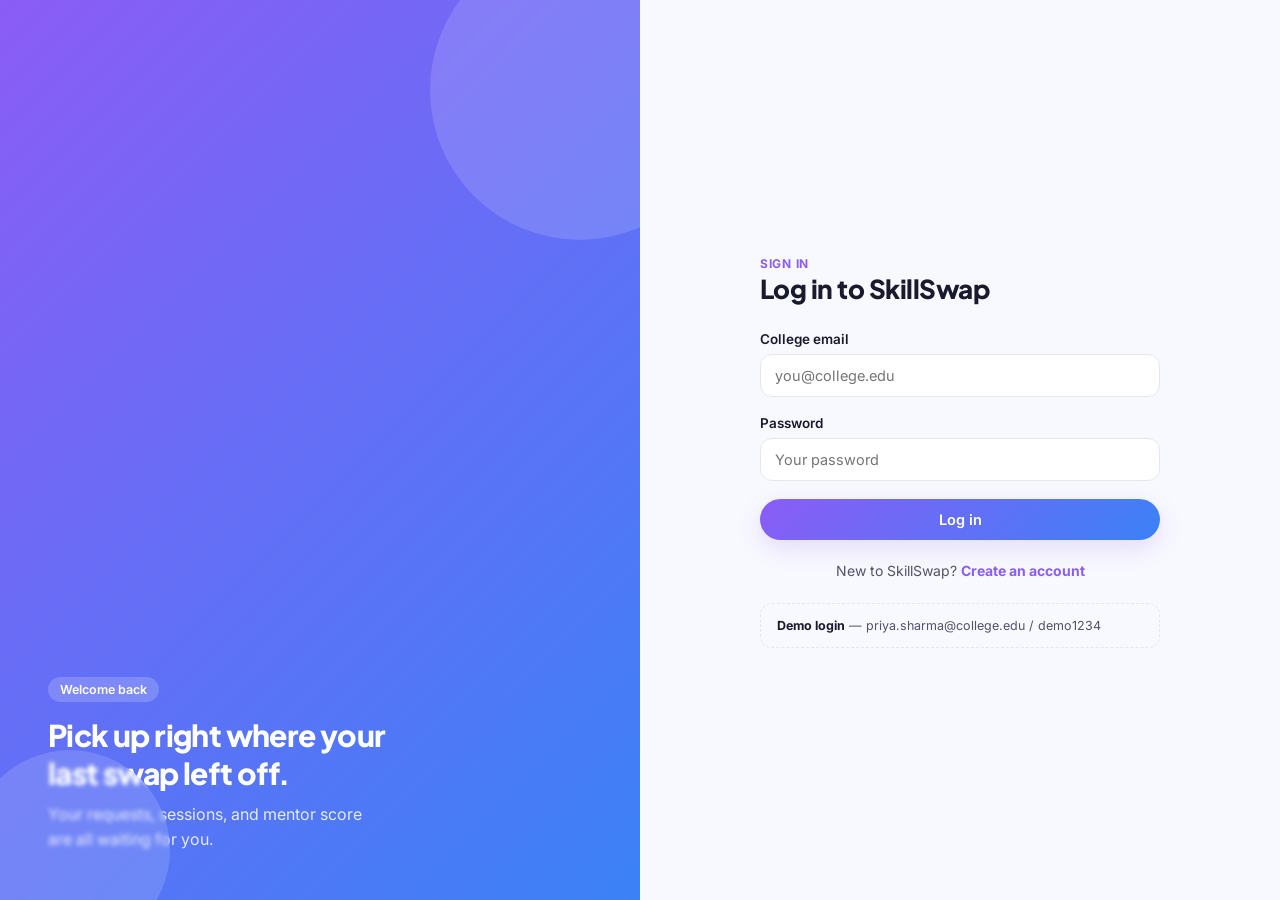
<file: index.html>
<!DOCTYPE html>
<html lang="en">
<head>
<meta charset="UTF-8">
<meta name="viewport" content="width=device-width, initial-scale=1.0">
<title>SkillSwap</title>
<link rel="stylesheet" href="shared/shared.css">
<style>
  body { display:flex; align-items:center; justify-content:center; min-height:100vh; }
  .loader { text-align:center; }
  .brand__mark { width:56px;height:56px;border-radius:16px;margin:0 auto 14px; font-size:26px; }
</style>
</head>
<body>
  <div class="loader">
    <div class="brand__mark" style="display:flex;align-items:center;justify-content:center;background:var(--gradient-primary);color:#fff;">S</div>
    <p style="color:var(--ink-soft);">Loading SkillSwap…</p>
  </div>
  <script src="shared/app.js"></script>
  <script>
    const user = db.currentUser();
    window.location.href = user ? 'dashboard/index.html' : 'login/index.html';
  </script>
</body>
</html>
</file>
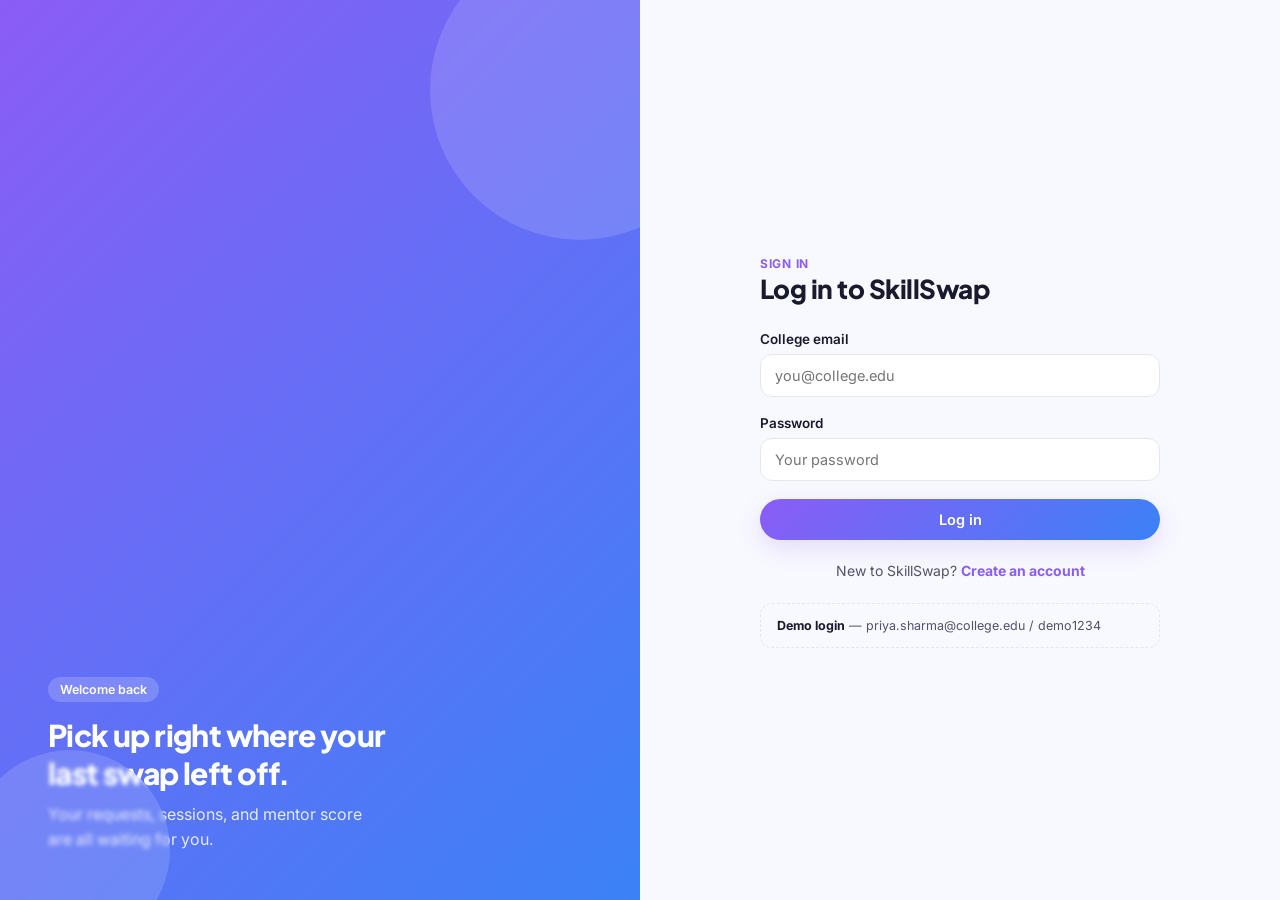
<file: admin/index.html>
<!DOCTYPE html>
<html lang="en">
<head>
<meta charset="UTF-8">
<meta name="viewport" content="width=device-width, initial-scale=1.0">
<title>Admin · SkillSwap</title>
<link rel="stylesheet" href="../shared/shared.css">
<style>
  .admin-stat { text-align:center; padding: 20px; }
  .admin-stat b { display:block; font-family:var(--font-display); font-size:28px; }
  .admin-stat span { font-size:12.5px; color:var(--ink-soft); }
  table { width:100%; border-collapse: collapse; }
  th, td { text-align:left; padding: 12px 10px; font-size:13.5px; border-bottom: 1px solid var(--border); }
  th { color: var(--ink-soft); font-weight:600; font-size:12px; text-transform:uppercase; letter-spacing:.04em; }
</style>
</head>
<body class="page">

<main style="padding: 28px 0 60px;">
  <div class="container">
    <span class="eyebrow">Moderation</span>
    <h1 class="section-title" style="font-size:26px;margin-top:6px;">Admin Dashboard</h1>
    <p class="section-sub">Platform health, users, and dispute resolution.</p>

    <div class="grid grid-3" id="adminStats" style="margin-bottom:24px;"></div>

    <div class="card">
      <h3 class="section-title" style="font-size:16px;margin-bottom:10px;">All users</h3>
      <div style="overflow-x:auto;">
        <table>
          <thead><tr><th>Name</th><th>Department</th><th>Mentor score</th><th>Sessions</th><th>Status</th></tr></thead>
          <tbody id="userRows"></tbody>
        </table>
      </div>
    </div>
  </div>
</main>

<script src="../shared/app.js"></script>
<script>
  const user = requireAuthOrRedirect();
  if (user) { renderNavbar(''); load(); }

  async function load() {
    const users = await db.getLeaderboard();
    const requests = await (async () => {
      let all = [];
      for (const u of users) { const r = await db.getRequestsFor(u.id); all.push(...r.outgoing); }
      return all;
    })();

    document.getElementById('adminStats').innerHTML = [
      { v: users.length, l: 'Total students' },
      { v: requests.length, l: 'Total requests' },
      { v: requests.filter(r => r.status === 'pending').length, l: 'Pending disputes/reviews' }
    ].map(s => `<div class="card admin-stat"><b>${s.v}</b><span>${s.l}</span></div>`).join('');

    document.getElementById('userRows').innerHTML = users.map(u => `
      <tr>
        <td style="font-weight:600;">${u.name}</td>
        <td>${u.dept}</td>
        <td>★ ${u.mentorScore || '—'}</td>
        <td>${u.sessionsCount}</td>
        <td><span class="pill pill-emerald">Active</span></td>
      </tr>`).join('');
  }
</script>
</body>
</html>
</file>
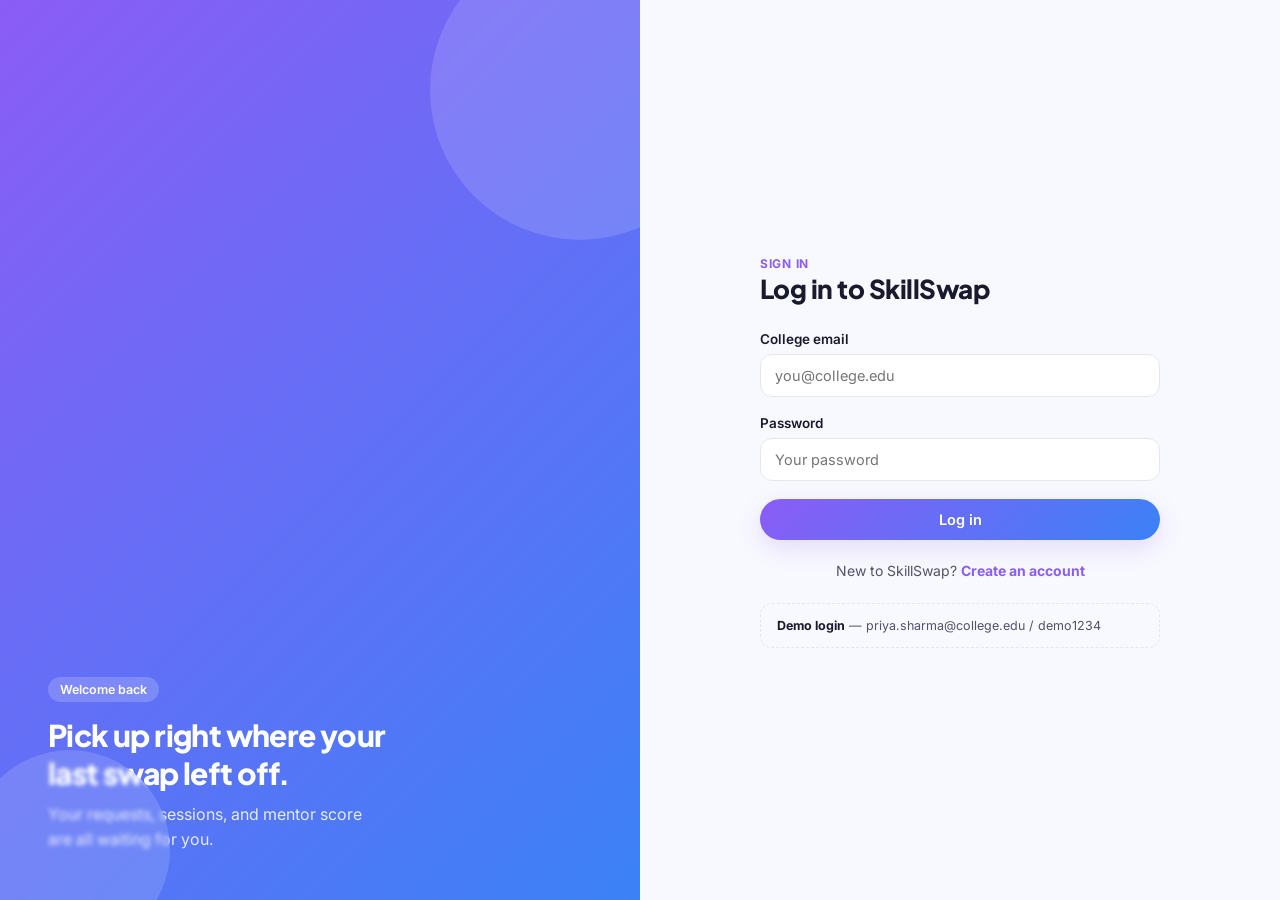
<file: book-session/index.html>
<!DOCTYPE html>
<html lang="en">
<head>
<meta charset="UTF-8">
<meta name="viewport" content="width=device-width, initial-scale=1.0">
<title>Book a Session · SkillSwap</title>
<link rel="stylesheet" href="../shared/shared.css">
<style>
  .booking-layout { display: grid; grid-template-columns: 1.4fr 1fr; gap: 24px; align-items: start; }
  @media (max-width: 960px) { .booking-layout { grid-template-columns: 1fr; } }

  /* Selection carousel / cards */
  .exchange-selector { display: flex; flex-direction: column; gap: 10px; margin-bottom: 22px; }
  .exchange-card {
    display: flex; align-items: center; justify-content: space-between;
    padding: 14px 18px; border-radius: var(--r-md); border: 2px solid var(--border);
    background: #fff; cursor: pointer; transition: all .18s ease;
  }
  .exchange-card:hover { border-color: #c7b3fb; background: #faf9ff; }
  .exchange-card.active { border-color: var(--violet); background: #f6f1ff; box-shadow: var(--shadow-soft); }

  /* Summary header banner */
  .partner-banner {
    display: flex; align-items: center; justify-content: space-between; gap: 14px;
    padding: 16px 20px; background: linear-gradient(135deg, #f6f1ff 0%, #eef4ff 100%);
    border: 1px solid #dfd6ff; border-radius: var(--r-md); margin-bottom: 22px;
  }

  /* Quick pick chips */
  .chips-row { display: flex; flex-wrap: wrap; gap: 8px; margin-top: 8px; }
  .chip-btn {
    border: 1.5px solid var(--border); background: #fff; padding: 6px 14px;
    border-radius: var(--r-pill); font-size: 12.5px; font-weight: 600; color: var(--ink-soft);
    cursor: pointer; transition: all .15s ease;
  }
  .chip-btn:hover { border-color: var(--violet); color: var(--violet); background: var(--bg-soft); }
  .chip-btn.active { border-color: var(--violet); background: var(--violet); color: #fff; }

  /* Platform grid */
  .platform-grid { display: grid; grid-template-columns: repeat(auto-fill, minmax(130px, 1fr)); gap: 10px; margin-top: 6px; }
  .platform-opt {
    border: 1.5px solid var(--border); border-radius: var(--r-md); padding: 12px 10px;
    text-align: center; cursor: pointer; font-weight: 600; font-size: 13px; color: var(--ink-soft);
    background: #fff; transition: all .15s ease; display: flex; flex-direction: column; align-items: center; gap: 4px;
  }
  .platform-opt:hover { border-color: #c7b3fb; background: var(--bg-soft); }
  .platform-opt.active { border-color: var(--violet); background: #f6f1ff; color: var(--violet); box-shadow: 0 0 0 2px rgba(139, 92, 246, 0.2); }

  /* Session items in sidebar */
  .sidebar-session {
    padding: 16px; border: 1.5px solid var(--border); border-radius: var(--r-md);
    background: #fff; margin-bottom: 12px; transition: transform .15s ease, box-shadow .15s ease;
  }
  .sidebar-session:hover { transform: translateY(-2px); box-shadow: var(--shadow-soft); }
  .sidebar-session__meta { font-size: 12.5px; color: var(--ink-soft); margin-top: 6px; display: flex; flex-direction: column; gap: 4px; }
</style>
</head>
<body class="page">

<main style="padding: 28px 0 60px;">
  <div class="container">
    <div style="margin-bottom: 24px;">
      <span class="eyebrow">Schedule & Connect</span>
      <h1 class="section-title" style="font-size:28px;margin-top:6px;">Book a Learning Session</h1>
      <p class="section-sub">Lock in a date, time, and platform for your accepted skill exchange.</p>
    </div>

    <!-- Empty State: When no accepted requests exist -->
    <div class="card empty-state" id="noExchangesCard" style="display:none;max-width:640px;margin:30px auto;padding:48px 30px;">
      <div class="empty-state__icon">🤝</div>
      <h3 style="font-size:20px;margin-bottom:8px;">No Accepted Exchanges Found</h3>
      <p style="font-size:14px;color:var(--ink-soft);max-width:440px;margin:0 auto 20px;">
        SkillSwap sessions are booked after an exchange request is accepted by either student. Start by finding a skill or checking your requests.
      </p>
      <div style="display:flex;gap:12px;justify-content:center;flex-wrap:wrap;">
        <a href="../search-skills/index.html" class="btn btn-primary btn-sm">Find Skills to Request</a>
        <a href="../exchange-requests/index.html" class="btn btn-secondary btn-sm">Check Requests Inbox</a>
      </div>
    </div>

    <!-- Main Two-Column Layout -->
    <div class="booking-layout" id="bookingMainLayout" style="display:none;">

      <!-- Left Column: Form & Selection -->
      <div>
        <!-- Exchange Selector (when multiple accepted exchanges exist) -->
        <div id="exchangeSelectorBox" style="display:none;margin-bottom:20px;">
          <label style="font-weight:700;font-size:14px;margin-bottom:10px;display:block;">
            Select Accepted Exchange to Schedule:
          </label>
          <div class="exchange-selector" id="exchangeCardsList"></div>
        </div>

        <!-- Selected Partner Banner -->
        <div class="partner-banner" id="partnerBanner">
          <div style="display:flex;align-items:center;gap:14px;">
            <div class="avatar" id="bannerAvatar" style="width:48px;height:48px;font-size:16px;">--</div>
            <div>
              <div style="font-weight:800;font-size:16px;" id="bannerPartnerName">Loading...</div>
              <div style="font-size:13px;color:var(--ink-soft);margin-top:2px;">
                Skill: <b style="color:var(--violet);" id="bannerSkillName">--</b>
              </div>
            </div>
          </div>
          <div style="text-align:right;">
            <span class="pill pill-emerald" id="bannerDirection">1-on-1 Swap</span>
            <div style="font-size:12px;color:var(--ink-faint);margin-top:4px;" id="bannerScore">★ Rating --</div>
          </div>
        </div>

        <!-- Notification if session is already scheduled for this request -->
        <div id="rescheduleAlert" style="display:none;background:#eef6ff;border:1.5px solid #bdd7ff;border-radius:var(--r-md);padding:12px 16px;margin-bottom:20px;font-size:13.5px;color:var(--royal-blue);">
          <b>ℹ️ Session already scheduled for this swap:</b>
          <div id="rescheduleDetails" style="margin-top:4px;color:var(--ink);font-weight:600;"></div>
          <div style="font-size:12px;color:var(--ink-soft);margin-top:2px;">Choosing a new date/time below will reschedule this session.</div>
        </div>

        <!-- Booking Form -->
        <form class="card" id="bookingForm" style="box-shadow:var(--shadow-soft);">
          <h3 class="section-title" style="font-size:18px;margin-bottom:18px;">Meeting Details</h3>

          <!-- Date field -->
          <div class="field">
            <label for="bookDate">1. Date</label>
            <input type="date" id="bookDate" required>
            <div class="chips-row" id="dateChips">
              <button type="button" class="chip-btn" data-offset="0">Today</button>
              <button type="button" class="chip-btn active" data-offset="1">Tomorrow</button>
              <button type="button" class="chip-btn" data-offset="2">In 2 Days</button>
              <button type="button" class="chip-btn" data-offset="weekend">This Weekend</button>
            </div>
            <p class="error-message" id="err-date">⚠ Please pick a valid meeting date.</p>
          </div>

          <!-- Time & Duration field -->
          <div class="field-row">
            <div class="field">
              <label for="bookTime">2. Start Time</label>
              <input type="time" id="bookTime" value="16:00" required>
              <div class="chips-row" id="timeChips">
                <button type="button" class="chip-btn" data-time="10:00">10:00 AM</button>
                <button type="button" class="chip-btn" data-time="14:00">2:00 PM</button>
                <button type="button" class="chip-btn active" data-time="16:00">4:00 PM</button>
                <button type="button" class="chip-btn" data-time="18:00">6:00 PM</button>
              </div>
              <p class="error-message" id="err-time">⚠ Please pick a meeting time.</p>
            </div>

            <div class="field">
              <label>3. Duration</label>
              <div class="chips-row" id="durationChips" style="margin-top:0;">
                <button type="button" class="chip-btn" data-dur="30 mins">30 mins</button>
                <button type="button" class="chip-btn active" data-dur="45 mins">45 mins</button>
                <button type="button" class="chip-btn" data-dur="60 mins">60 mins</button>
              </div>
              <div class="hint" style="margin-top:14px;">Recommended for peer swaps: 45 mins.</div>
            </div>
          </div>

          <!-- Platform field -->
          <div class="field" style="margin-top:10px;">
            <label>4. Platform / Meeting Location</label>
            <div class="platform-grid" id="platformGrid">
              <div class="platform-opt active" data-p="Google Meet">
                <span style="font-size:18px;">🎥</span> Google Meet
              </div>
              <div class="platform-opt" data-p="Zoom">
                <span style="font-size:18px;">💻</span> Zoom
              </div>
              <div class="platform-opt" data-p="Microsoft Teams">
                <span style="font-size:18px;">👥</span> MS Teams
              </div>
              <div class="platform-opt" data-p="Campus Library">
                <span style="font-size:18px;">📚</span> Campus Library
              </div>
              <div class="platform-opt" data-p="Discord">
                <span style="font-size:18px;">🎧</span> Discord
              </div>
            </div>
          </div>

          <!-- Meeting Link / Specific Location -->
          <div class="field">
            <label for="meetingLocation">5. Meeting Link or Exact Room Location</label>
            <div style="display:flex;gap:8px;">
              <input type="text" id="meetingLocation" placeholder="https://meet.google.com/new" value="https://meet.google.com/new">
              <button type="button" class="btn btn-secondary btn-sm" id="genLinkBtn" style="white-space:nowrap;" title="Generate quick Google Meet link">
                ⚡ Auto-link
              </button>
            </div>
            <div class="hint" id="locHint">Online link or campus building/room for your session.</div>
          </div>

          <!-- Notes / Agenda -->
          <div class="field">
            <label for="sessionAgenda">6. Session Agenda or Questions (Optional)</label>
            <textarea id="sessionAgenda" rows="2" placeholder="e.g. Let's cover async/await, review my project repository, and do live debugging."></textarea>
          </div>

          <!-- Submit Button -->
          <button type="submit" class="btn btn-primary btn-block" id="submitBookingBtn" style="padding:14px 24px;font-size:15px;margin-top:8px;">
            📅 Confirm & Schedule Session
          </button>
        </form>
      </div>

      <!-- Right Column: Booked Sessions & Quick Tips -->
      <div>
        <div class="card" style="box-shadow:var(--shadow-soft);">
          <div style="display:flex;justify-content:space-between;align-items:center;margin-bottom:14px;">
            <h3 class="section-title" style="font-size:18px;margin-bottom:0;">Your Booked Sessions</h3>
            <span class="tab-badge" id="bookedCountBadge">0</span>
          </div>
          <p class="section-sub" style="font-size:13px;margin-bottom:16px;">Scheduled peer learning sessions.</p>

          <div id="bookedSessionsList">
            <div class="empty-state" style="padding:24px 10px;">
              <div class="empty-state__icon" style="font-size:28px;">🗓️</div>
              <p style="font-size:13.5px;">No booked sessions yet.</p>
            </div>
          </div>
        </div>

        <!-- SkillSwap Meeting Tips -->
        <div class="card" style="margin-top:18px;background:var(--bg-soft);border:1px dashed #d1c8f5;">
          <h4 style="font-size:15px;color:var(--violet);margin-bottom:10px;display:flex;align-items:center;gap:6px;">
            💡 Quick Tips for Successful Swaps
          </h4>
          <ul style="margin:0;padding-left:18px;font-size:13px;color:var(--ink-soft);line-height:1.6;">
            <li>Prepare 2-3 specific questions or topics in advance.</li>
            <li>Test your camera and microphone 5 minutes before start.</li>
            <li>After the session ends, don't forget to submit a peer rating to boost your mentor's campus score!</li>
          </ul>
        </div>
      </div>

    </div>
  </div>
</main>

<script src="../shared/app.js"></script>
<script>
  const user = requireAuthOrRedirect();
  let acceptedRequests = [];
  let userSessions = [];
  let selectedRequest = null;
  let selectedPlatform = 'Google Meet';
  let selectedDuration = '45 mins';

  if (user) {
    renderNavbar('/book-session/index.html');
    init();
    setupEventHandlers();
  }

  async function init() {
    try {
      const [reqData, sessData] = await Promise.all([
        db.getRequestsFor(user.id),
        db.getSessionsFor(user.id)
      ]);

      userSessions = sessData || [];
      const allReqs = [...(reqData.incoming || []), ...(reqData.outgoing || [])];
      
      // Filter unique accepted requests
      const seen = new Set();
      acceptedRequests = allReqs.filter(r => {
        if (r.status === 'accepted' && !seen.has(r.id)) {
          seen.add(r.id);
          return true;
        }
        return false;
      });

      renderBookedSessions();

      if (acceptedRequests.length === 0) {
        document.getElementById('noExchangesCard').style.display = 'block';
        document.getElementById('bookingMainLayout').style.display = 'none';
        return;
      }

      document.getElementById('noExchangesCard').style.display = 'none';
      document.getElementById('bookingMainLayout').style.display = 'grid';

      // Determine initial selected request
      const urlParams = new URLSearchParams(window.location.search);
      const reqIdParam = urlParams.get('requestId');
      if (reqIdParam) {
        selectedRequest = acceptedRequests.find(r => r.id === reqIdParam) || acceptedRequests[0];
      } else {
        selectedRequest = acceptedRequests[0];
      }

      // Render exchange selector if multiple exist
      if (acceptedRequests.length > 1) {
        renderExchangeSelector();
        document.getElementById('exchangeSelectorBox').style.display = 'block';
      } else {
        document.getElementById('exchangeSelectorBox').style.display = 'none';
      }

      selectRequest(selectedRequest);

      // Default date to tomorrow
      const tomorrow = new Date();
      tomorrow.setDate(tomorrow.getDate() + 1);
      const tomorrowStr = tomorrow.toISOString().split('T')[0];
      const todayStr = new Date().toISOString().split('T')[0];
      const dateInput = document.getElementById('bookDate');
      dateInput.min = todayStr;
      dateInput.value = tomorrowStr;

    } catch (err) {
      console.error('Error initializing booking page:', err);
      toast('Failed to load exchange details.', 'error');
    }
  }

  function getPartner(r) {
    if (!r) return null;
    return r.toUserId === user.id ? r.fromUser : r.toUser;
  }

  function selectRequest(r) {
    selectedRequest = r;
    const partner = getPartner(r);
    const initials = partner && partner.name ? partner.name.split(' ').map(p=>p[0]).join('').slice(0,2).toUpperCase() : '?';

    document.getElementById('bannerAvatar').textContent = initials;
    document.getElementById('bannerPartnerName').textContent = partner?.name || 'SkillSwap Member';
    document.getElementById('bannerSkillName').textContent = r.skillName;
    document.getElementById('bannerDirection').textContent = r.toUserId === user.id ? 'Teaching / Mentor' : 'Learning from Partner';
    document.getElementById('bannerScore').textContent = '★ ' + (partner?.mentorScore ? partner.mentorScore.toFixed(1) : 'New Member');

    // Update active highlight in selector
    document.querySelectorAll('.exchange-card').forEach(c => {
      c.classList.toggle('active', c.dataset.id === r.id);
    });

    // Check if session already scheduled for this request
    const existing = userSessions.find(s => s.requestId === r.id && s.status === 'scheduled');
    const alertBox = document.getElementById('rescheduleAlert');
    const submitBtn = document.getElementById('submitBookingBtn');

    if (existing) {
      const dt = new Date(existing.datetime).toLocaleString([], {
        weekday: 'short', month: 'short', day: 'numeric', hour: '2-digit', minute: '2-digit'
      });
      document.getElementById('rescheduleDetails').textContent = `${dt} on ${existing.platform}`;
      alertBox.style.display = 'block';
      submitBtn.textContent = '🔄 Reschedule / Update Session';

      // Pre-fill existing values
      try {
        const parts = existing.datetime.split('T');
        if (parts[0]) document.getElementById('bookDate').value = parts[0];
        if (parts[1]) document.getElementById('bookTime').value = parts[1].slice(0, 5);
        if (existing.platform) {
          const platName = existing.platform.split(' · ')[0];
          setPlatform(platName || existing.platform);
          if (existing.platform.includes(' · ')) {
            document.getElementById('meetingLocation').value = existing.platform.split(' · ')[1];
          }
        }
      } catch (e) {}
    } else {
      alertBox.style.display = 'none';
      submitBtn.textContent = '📅 Confirm & Schedule Session';
    }
  }

  function renderExchangeSelector() {
    const list = document.getElementById('exchangeCardsList');
    list.innerHTML = acceptedRequests.map(r => {
      const partner = getPartner(r);
      const initials = partner && partner.name ? partner.name.split(' ').map(p=>p[0]).join('').slice(0,2).toUpperCase() : '?';
      const existing = userSessions.find(s => s.requestId === r.id && s.status === 'scheduled');
      const isSelected = selectedRequest && selectedRequest.id === r.id;

      return `
      <div class="exchange-card ${isSelected ? 'active' : ''}" data-id="${r.id}" onclick="selectRequestById('${r.id}')">
        <div style="display:flex;align-items:center;gap:12px;">
          <div class="avatar" style="width:36px;height:36px;font-size:13px;">${initials}</div>
          <div>
            <div style="font-weight:700;font-size:14px;">${partner?.name || 'Partner'}</div>
            <div style="font-size:12.5px;color:var(--ink-soft);">Skill: <b>${r.skillName}</b></div>
          </div>
        </div>
        <div style="text-align:right;">
          ${existing 
            ? `<span class="pill pill-blue" style="font-size:11px;">📅 Scheduled</span>` 
            : `<span class="pill pill-violet" style="font-size:11px;">Ready to Book</span>`}
        </div>
      </div>`;
    }).join('');
  }

  function selectRequestById(id) {
    const req = acceptedRequests.find(r => r.id === id);
    if (req) selectRequest(req);
  }

  function setPlatform(p) {
    selectedPlatform = p;
    document.querySelectorAll('.platform-opt').forEach(opt => {
      opt.classList.toggle('active', opt.dataset.p === p);
    });

    const locInput = document.getElementById('meetingLocation');
    const locHint = document.getElementById('locHint');

    if (p === 'Google Meet') {
      locInput.placeholder = 'https://meet.google.com/new';
      if (!locInput.value || locInput.value.includes('zoom') || locInput.value.includes('Library')) {
        locInput.value = 'https://meet.google.com/new';
      }
      locHint.textContent = 'Paste Google Meet link or click Auto-link.';
    } else if (p === 'Zoom') {
      locInput.placeholder = 'https://zoom.us/j/123456789';
      if (locInput.value.includes('meet.google')) locInput.value = '';
      locHint.textContent = 'Paste Zoom meeting URL.';
    } else if (p === 'Campus Library') {
      locInput.placeholder = 'e.g. Central Library, 2nd Floor Group Discussion Area';
      if (locInput.value.startsWith('http')) locInput.value = 'Central Library, 2nd Floor Study Room';
      locHint.textContent = 'Enter specific on-campus spot or library room number.';
    } else if (p === 'Discord') {
      locInput.placeholder = 'e.g. Server Voice Room #skill-swap-1';
      if (locInput.value.startsWith('http')) locInput.value = '';
      locHint.textContent = 'Discord server voice channel or user tag.';
    } else {
      locInput.placeholder = 'e.g. https://teams.microsoft.com/...';
      locHint.textContent = 'Meeting link or physical location.';
    }
  }

  function renderBookedSessions() {
    const list = document.getElementById('bookedSessionsList');
    const badge = document.getElementById('bookedCountBadge');
    const active = userSessions.filter(s => s.status === 'scheduled');
    badge.textContent = active.length;

    if (!active.length) {
      list.innerHTML = `
        <div class="empty-state" style="padding:24px 10px;">
          <div class="empty-state__icon" style="font-size:28px;">🗓️</div>
          <p style="font-size:13.5px;color:var(--ink-soft);">No upcoming sessions scheduled yet.</p>
        </div>`;
      return;
    }

    list.innerHTML = active.map(s => {
      const partner = s.fromUserId === user.id ? s.toUser : s.fromUser;
      const partnerName = partner?.name || 'Swap Partner';
      const initials = partnerName.split(' ').map(p=>p[0]).join('').slice(0,2).toUpperCase();
      const dt = new Date(s.datetime);
      const dateFormatted = dt.toLocaleString([], {
        weekday: 'short', month: 'short', day: 'numeric', hour: '2-digit', minute: '2-digit'
      });

      // Google Calendar link builder
      const startIso = dt.toISOString().replace(/-|:|\.\d\d\d/g, "");
      const endDt = new Date(dt.getTime() + 45*60000);
      const endIso = endDt.toISOString().replace(/-|:|\.\d\d\d/g, "");
      const calUrl = `https://calendar.google.com/calendar/render?action=TEMPLATE&text=${encodeURIComponent('SkillSwap: ' + s.skillName + ' with ' + partnerName)}&dates=${startIso}/${endIso}&details=${encodeURIComponent('SkillSwap learning session on ' + s.skillName + '. Platform: ' + s.platform)}&location=${encodeURIComponent(s.platform)}`;

      const isOnline = s.platform.includes('http') || s.platform.includes('Meet') || s.platform.includes('Zoom');
      const linkMatch = s.platform.match(/(https?:\/\/[^\s]+)/);
      const directLink = linkMatch ? linkMatch[0] : (s.platform.includes('Google Meet') ? 'https://meet.google.com' : null);

      return `
      <div class="sidebar-session">
        <div style="display:flex;justify-content:space-between;align-items:flex-start;gap:8px;">
          <div style="display:flex;align-items:center;gap:10px;">
            <div class="avatar" style="width:34px;height:34px;font-size:12px;">${initials}</div>
            <div>
              <div style="font-weight:700;font-size:14px;">${s.skillName}</div>
              <div style="font-size:12px;color:var(--ink-soft);">with ${partnerName}</div>
            </div>
          </div>
          <span class="pill pill-blue" style="font-size:11px;">Scheduled</span>
        </div>
        <div class="sidebar-session__meta">
          <div>⏰ <b>${dateFormatted}</b></div>
          <div>📍 ${s.platform}</div>
        </div>
        <div style="display:flex;gap:6px;margin-top:12px;flex-wrap:wrap;">
          ${directLink ? `
            <a href="${directLink}" target="_blank" class="btn btn-primary btn-sm" style="font-size:12px;padding:6px 12px;">
              🚀 Join Meeting
            </a>` : ''}
          <a href="${calUrl}" target="_blank" class="btn btn-secondary btn-sm" style="font-size:12px;padding:6px 10px;" title="Add to Google Calendar">
            📅 Google Cal
          </a>
          <button class="btn btn-ghost btn-sm" style="font-size:12px;padding:6px 10px;color:var(--error);" onclick="cancelBooking('${s.id}')">
            ✕ Cancel
          </button>
        </div>
      </div>`;
    }).join('');
  }

  function setupEventHandlers() {
    // Platform options
    document.querySelectorAll('.platform-opt').forEach(opt => {
      opt.addEventListener('click', () => setPlatform(opt.dataset.p));
    });

    // Date quick chips
    document.querySelectorAll('#dateChips .chip-btn').forEach(btn => {
      btn.addEventListener('click', () => {
        document.querySelectorAll('#dateChips .chip-btn').forEach(b => b.classList.remove('active'));
        btn.classList.add('active');
        const offset = btn.dataset.offset;
        const targetDate = new Date();
        if (offset === 'weekend') {
          // Find next Saturday
          const day = targetDate.getDay();
          const diff = (6 - day + 7) % 7 || 7;
          targetDate.setDate(targetDate.getDate() + diff);
        } else {
          targetDate.setDate(targetDate.getDate() + parseInt(offset));
        }
        document.getElementById('bookDate').value = targetDate.toISOString().split('T')[0];
      });
    });

    // Time quick chips
    document.querySelectorAll('#timeChips .chip-btn').forEach(btn => {
      btn.addEventListener('click', () => {
        document.querySelectorAll('#timeChips .chip-btn').forEach(b => b.classList.remove('active'));
        btn.classList.add('active');
        document.getElementById('bookTime').value = btn.dataset.time;
      });
    });

    // Duration chips
    document.querySelectorAll('#durationChips .chip-btn').forEach(btn => {
      btn.addEventListener('click', () => {
        document.querySelectorAll('#durationChips .chip-btn').forEach(b => b.classList.remove('active'));
        btn.classList.add('active');
        selectedDuration = btn.dataset.dur;
      });
    });

    // Auto-link generator button
    document.getElementById('genLinkBtn').addEventListener('click', () => {
      const code = Math.random().toString(36).substring(2, 5) + '-' + 
                   Math.random().toString(36).substring(2, 6) + '-' + 
                   Math.random().toString(36).substring(2, 5);
      const url = `https://meet.google.com/${code}`;
      document.getElementById('meetingLocation').value = url;
      setPlatform('Google Meet');
      toast('Generated Google Meet link!', 'success');
    });

    // Form submit
    document.getElementById('bookingForm').addEventListener('submit', handleFormSubmit);
  }

  async function handleFormSubmit(e) {
    e.preventDefault();
    if (!selectedRequest) {
      toast('Please select an exchange request first.', 'error');
      return;
    }

    const dateEl = document.getElementById('bookDate');
    const timeEl = document.getElementById('bookTime');
    const locEl = document.getElementById('meetingLocation');
    const agendaEl = document.getElementById('sessionAgenda');

    let valid = true;
    if (!dateEl.value) {
      dateEl.classList.add('invalid');
      document.getElementById('err-date').classList.add('show');
      valid = false;
    } else {
      dateEl.classList.remove('invalid');
      document.getElementById('err-date').classList.remove('show');
    }

    if (!timeEl.value) {
      timeEl.classList.add('invalid');
      document.getElementById('err-time').classList.add('show');
      valid = false;
    } else {
      timeEl.classList.remove('invalid');
      document.getElementById('err-time').classList.remove('show');
    }

    if (!valid) return;

    const submitBtn = document.getElementById('submitBookingBtn');
    submitBtn.disabled = true;
    submitBtn.textContent = 'Scheduling session…';

    const partner = getPartner(selectedRequest);
    const partnerId = partner?.id || (selectedRequest.toUserId === user.id ? selectedRequest.fromUserId : selectedRequest.toUserId);

    let finalPlatform = selectedPlatform;
    const locationVal = locEl.value.trim();
    if (locationVal) {
      finalPlatform = `${selectedPlatform} (${locationVal})`;
    }
    if (agendaEl.value.trim()) {
      finalPlatform += ` [Agenda: ${agendaEl.value.trim()}]`;
    }

    try {
      const res = await db.bookSession({
        requestId: selectedRequest.id,
        fromUserId: user.id,
        toUserId: partnerId,
        skillName: selectedRequest.skillName,
        datetime: dateEl.value + 'T' + timeEl.value,
        platform: finalPlatform
      });

      if (res && res.ok) {
        toast(`Session successfully ${res.updated ? 'rescheduled' : 'booked'}!`, 'success');
        // Refresh sessions list
        userSessions = await db.getSessionsFor(user.id);
        renderBookedSessions();
        selectRequest(selectedRequest);
      } else {
        const errMsg = res?.error || 'Could not complete booking. Please try again.';
        console.error('Booking failed:', errMsg);
        toast(`Booking error: ${errMsg}`, 'error');
      }
    } catch (err) {
      console.error('Unexpected booking error:', err);
      toast('Failed to save session. Please try again.', 'error');
    } finally {
      submitBtn.disabled = false;
      submitBtn.textContent = '📅 Confirm & Schedule Session';
    }
  }

  async function cancelBooking(sessionId) {
    if (!confirm('Are you sure you want to cancel this scheduled session?')) return;
    try {
      const res = await db.cancelSession(sessionId);
      if (res && res.ok) {
        toast('Session cancelled.', 'default');
        userSessions = await db.getSessionsFor(user.id);
        renderBookedSessions();
        if (selectedRequest) selectRequest(selectedRequest);
      } else {
        toast('Failed to cancel session.', 'error');
      }
    } catch (err) {
      console.error('Cancel session error:', err);
      toast('Error cancelling session.', 'error');
    }
  }
</script>
</body>
</html>
</file>
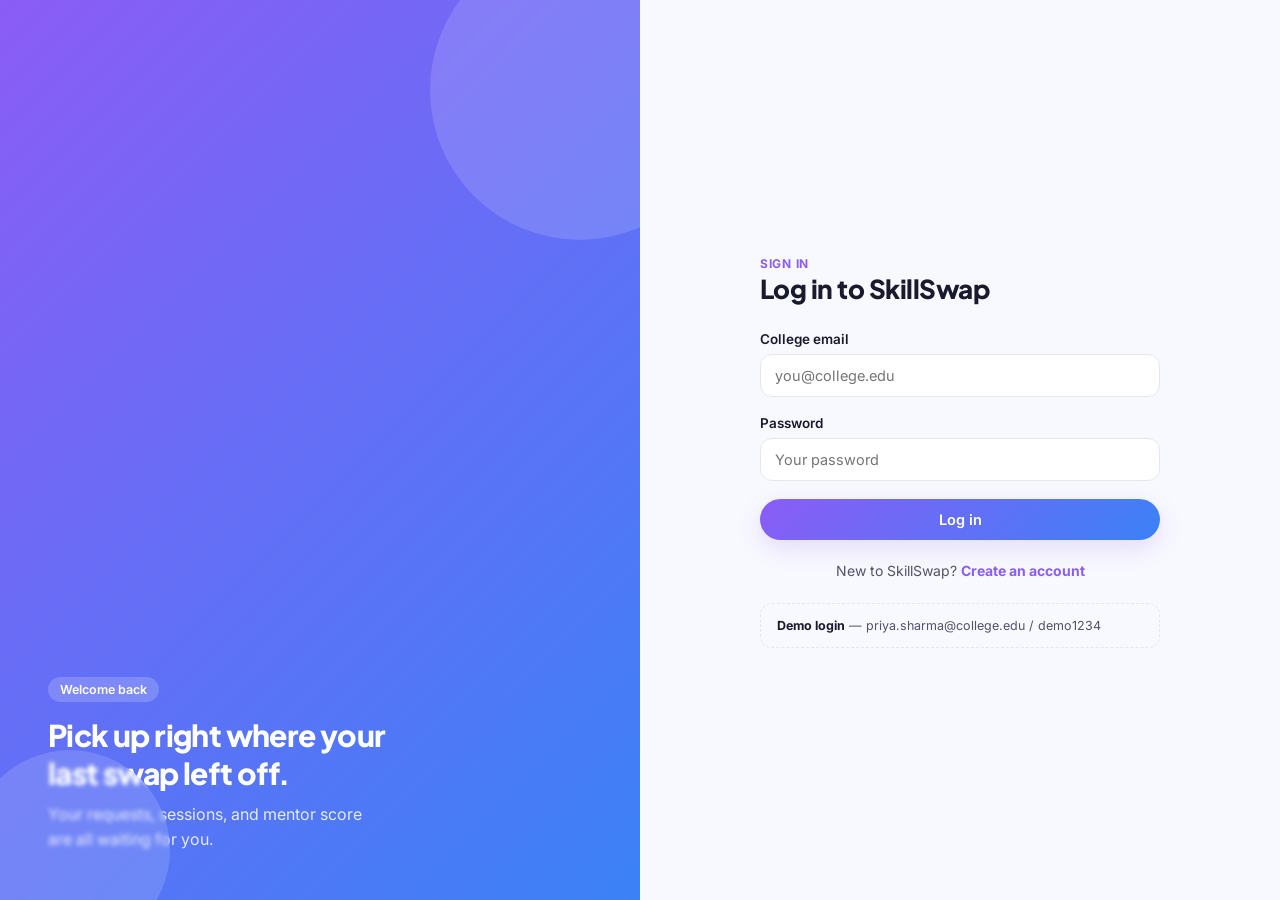
<file: community-groups/index.html>
<!DOCTYPE html>
<html lang="en">
<head>
<meta charset="UTF-8">
<meta name="viewport" content="width=device-width, initial-scale=1.0">
<title>Community · SkillSwap</title>
<link rel="stylesheet" href="../shared/shared.css">
<style>
  .group-card { display:flex; flex-direction:column; gap:12px; }
  .group-top { display:flex; align-items:center; gap:12px; }
  .group-icon { width:46px;height:46px;border-radius:var(--r-md); display:flex;align-items:center;justify-content:center; font-size:20px; }
  .member-stack { display:flex; }
  .member-stack .avatar { width:26px;height:26px;font-size:10px;border:2px solid #fff; margin-left:-8px; }
  .member-stack .avatar:first-child { margin-left:0; }
</style>
</head>
<body class="page">

<main style="padding: 28px 0 60px;">
  <div class="container">
    <span class="eyebrow">Connect</span>
    <h1 class="section-title" style="font-size:26px;margin-top:6px;">Community Groups</h1>
    <p class="section-sub">Forums and group chats organized by department and interest.</p>

    <div class="grid grid-3" id="groups"></div>
  </div>
</main>

<script src="../shared/app.js"></script>
<script>
  const user = requireAuthOrRedirect();
  if (user) renderNavbar('/community-groups/index.html');

  const groups = [
    { name: 'Computer Science Hub', icon:'💻', bg:'#e8f0fe', color:'var(--royal-blue)', members: 342, desc: 'DSA doubts, project collabs, and internship tips.' },
    { name: 'Design & Art Circle', icon:'🎨', bg:'#f1ebff', color:'var(--violet)', members: 198, desc: 'Portfolio feedback, Figma tricks, and sketch swaps.' },
    { name: 'Music Makers', icon:'🎸', bg:'#e6f6f0', color:'var(--emerald-dark)', members: 121, desc: 'Jam sessions, theory help, and instrument trades.' },
    { name: 'Electronics & Robotics', icon:'🔌', bg:'#fff4e0', color:'#c07a00', members: 156, desc: 'Circuit reviews and robotics competition prep.' },
    { name: 'Public Speaking Club', icon:'🎤', bg:'#fdecec', color:'#c0392b', members: 89, desc: 'Practice pitches and get honest feedback.' },
    { name: 'First-Years Corner', icon:'🌱', bg:'#e6f6f0', color:'var(--emerald-dark)', members: 267, desc: 'New to campus? Find your first skill swap here.' }
  ];

  document.getElementById('groups').innerHTML = groups.map(g => `
    <div class="card group-card hover-lift">
      <div class="group-top">
        <div class="group-icon" style="background:${g.bg};color:${g.color};">${g.icon}</div>
        <div>
          <div style="font-weight:700;font-size:15px;">${g.name}</div>
          <div style="font-size:12.5px;color:var(--ink-soft);">${g.members} members</div>
        </div>
      </div>
      <p style="font-size:13.5px;color:var(--ink-soft);">${g.desc}</p>
      <button class="btn btn-secondary btn-sm" style="align-self:flex-start;" onclick="toast('Joined ${g.name.replace(/'/g,"")}!','success')">Join group</button>
    </div>`).join('');
</script>
</body>
</html>
</file>
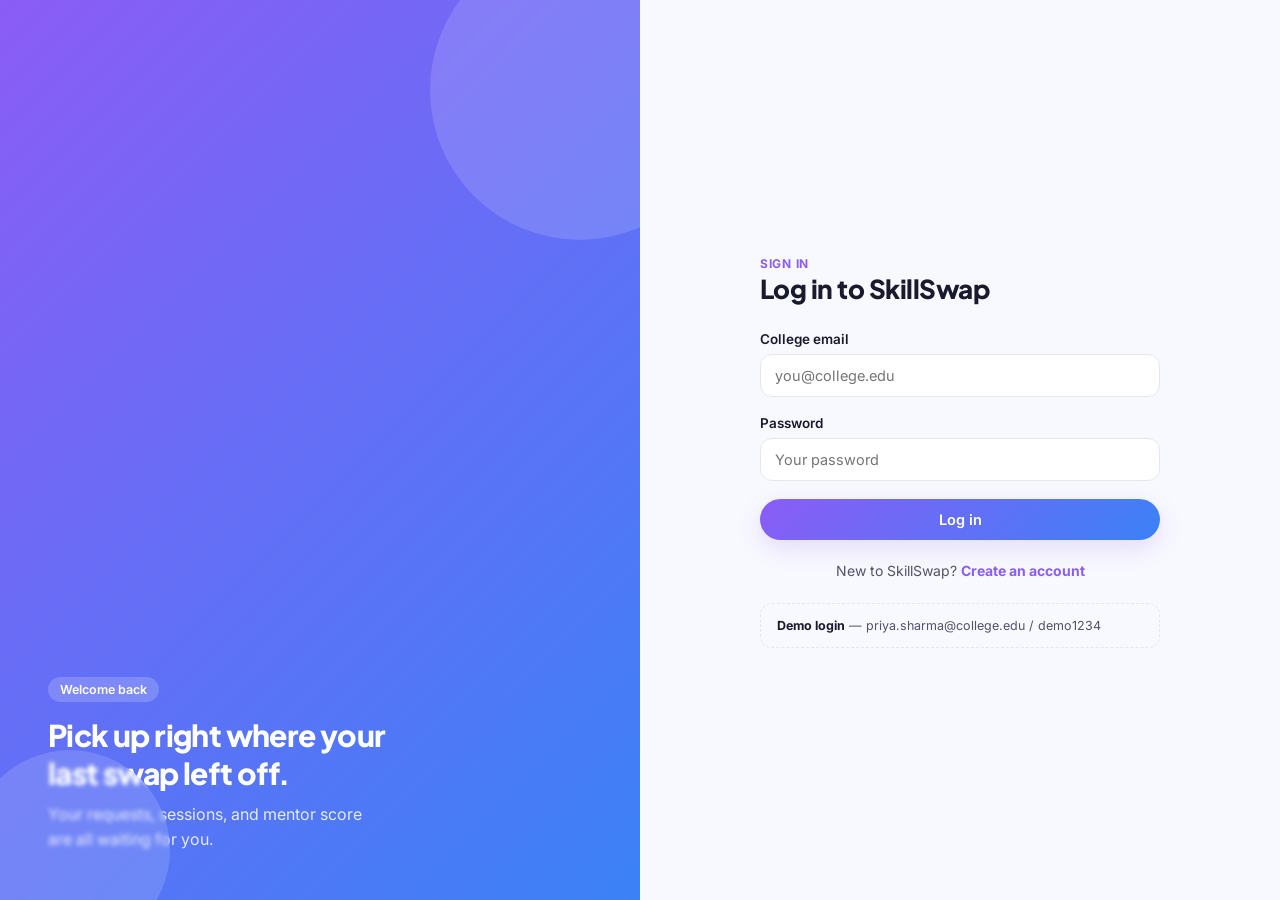
<file: dashboard/index.html>
<!DOCTYPE html>
<html lang="en">
<head>
<meta charset="UTF-8">
<meta name="viewport" content="width=device-width, initial-scale=1.0">
<title>Dashboard · SkillSwap</title>
<link rel="stylesheet" href="../shared/shared.css">
<style>
  .hero {
    background: var(--gradient-primary);
    border-radius: var(--r-lg);
    padding: 32px;
    color: #fff;
    display: flex;
    justify-content: space-between;
    align-items: center;
    gap: 20px;
    margin-bottom: 24px;
    position: relative;
    overflow: hidden;
  }
  .hero::after {
    content: '';
    position: absolute; width: 220px; height: 220px; border-radius: 50%;
    background: rgba(255,255,255,.12); top: -80px; right: -40px;
  }
  .hero h1 { color: #fff; font-size: 26px; }
  .hero p { color: rgba(255,255,255,.85); margin-top: 6px; }
  .stat-card { display: flex; align-items: center; gap: 14px; }
  .stat-card__icon {
    width: 46px; height: 46px; border-radius: var(--r-md);
    display: flex; align-items: center; justify-content: center; font-size: 20px; flex-shrink:0;
  }
  .stat-card__value { font-family: var(--font-display); font-weight: 800; font-size: 24px; }
  .stat-card__label { font-size: 13px; color: var(--ink-soft); }
  .skill-row { display:flex; align-items:center; justify-content:space-between; padding: 12px 0; border-bottom: 1px solid var(--border); }
  .skill-row:last-child { border-bottom: none; }
  .two-col { display: grid; grid-template-columns: 1.4fr 1fr; gap: 20px; }
  @media (max-width: 900px) { .two-col { grid-template-columns: 1fr; } .hero { flex-direction:column; align-items:flex-start; } }
  .activity-item { display:flex; gap: 12px; padding: 12px 0; border-bottom: 1px solid var(--border); }
  .activity-item:last-child { border-bottom: none; }
  .activity-dot { width: 8px; height: 8px; border-radius: 50%; background: var(--violet); margin-top: 6px; flex-shrink:0; }
</style>
</head>
<body class="page">

<main style="padding: 28px 0 60px;">
  <div class="container">

    <div class="hero">
      <div>
        <span class="pill" style="background:rgba(255,255,255,.2);color:#fff;">Welcome back</span>
        <h1 id="greetName" style="margin-top:10px;">Loading…</h1>
        <p>Here's what's happening with your swaps today.</p>
      </div>
      <div style="display:flex;gap:10px;flex-wrap:wrap;">
        <a href="../search-skills/index.html" class="btn btn-block" style="background:#fff;color:var(--violet);white-space:nowrap;">Find a skill →</a>
        <a href="../rate-session/index.html" class="btn btn-block" style="background:rgba(255,255,255,.2);color:#fff;border:1.5px solid rgba(255,255,255,.4);white-space:nowrap;">★ Rate sessions</a>
      </div>
    </div>

    <div class="grid grid-3" id="statCards" style="margin-bottom:24px;"></div>

    <div class="two-col">
      <div class="card">
        <h3 class="section-title">Suggested skills for you</h3>
        <p class="section-sub">Top mentors based on your requested skills</p>
        <div id="suggested"></div>
      </div>

      <div class="card">
        <h3 class="section-title">Recent activity</h3>
        <p class="section-sub">Latest exchange requests</p>
        <div id="activity"></div>
        <a href="../exchange-requests/index.html" class="btn btn-secondary btn-block" style="margin-top:14px;">View all requests</a>
      </div>
    </div>

  </div>
</main>

<script src="../shared/app.js"></script>
<script>
  const user = requireAuthOrRedirect();
  if (user) {
    renderNavbar('/dashboard/index.html');
    document.getElementById('greetName').textContent = 'Hey ' + user.name.split(' ')[0] + ' 👋';

    (async () => {
      const stats = await db.getStats(user.id);
      const statsData = [
        { icon:'📨', bg:'#f1ebff', color:'var(--violet)', value: stats.activeRequests, label: 'Active Requests' },
        { icon:'📅', bg:'#e8f0fe', color:'var(--royal-blue)', value: stats.upcomingSessions, label: 'Upcoming Sessions' },
        { icon:'✅', bg:'#e6f6f0', color:'var(--emerald-dark)', value: stats.completedSessions, label: 'Completed Sessions' }
      ];
      document.getElementById('statCards').innerHTML = statsData.map(s => `
        <div class="card stat-card hover-lift">
          <div class="stat-card__icon" style="background:${s.bg};color:${s.color};">${s.icon}</div>
          <div>
            <div class="stat-card__value">${s.value}</div>
            <div class="stat-card__label">${s.label}</div>
          </div>
        </div>`).join('');

      const mySkills = await db.getMySkills(user.id);
      const myRequests = mySkills.filter(s => s.type === 'request').map(s => s.name);
      let suggestions = [];
      for (const name of myRequests) {
        const found = await db.searchSkills({ query: name, type: 'offer' });
        suggestions.push(...found.filter(f => f.userId !== user.id));
      }
      if (!suggestions.length) suggestions = (await db.searchSkills({ type: 'offer' })).filter(f => f.userId !== user.id).slice(0, 3);
      const seen = new Set();
      suggestions = suggestions.filter(s => !seen.has(s.userId) && seen.add(s.userId)).slice(0, 4);

      document.getElementById('suggested').innerHTML = suggestions.length ? suggestions.map(s => `
        <div class="skill-row">
          <div style="display:flex;align-items:center;gap:10px;">
            <div class="avatar" style="width:34px;height:34px;font-size:12px;">${s.user.name.split(' ').map(p=>p[0]).join('').slice(0,2)}</div>
            <div>
              <div style="font-weight:600;font-size:14.5px;">${s.name}</div>
              <div style="font-size:12.5px;color:var(--ink-soft);">${s.user.name} · ★ ${s.user.mentorScore || 'New'}</div>
            </div>
          </div>
          <a href="../search-skills/index.html" class="btn btn-secondary btn-sm">View</a>
        </div>`).join('') : `<div class="empty-state"><div class="empty-state__icon">🌱</div><p>Add a skill you want to learn to get suggestions.</p></div>`;

      const { incoming } = await db.getRequestsFor(user.id);
      document.getElementById('activity').innerHTML = incoming.length ? incoming.slice(0,4).map(r => `
        <div class="activity-item">
          <div class="activity-dot"></div>
          <div>
            <div style="font-size:14px;"><b>${r.fromUser?.name || 'Someone'}</b> requested <b>${r.skillName}</b></div>
            <div style="font-size:12.5px;color:var(--ink-soft);margin-top:2px;">${new Date(r.createdAt).toLocaleDateString()} · <span class="pill ${r.status==='pending'?'pill-violet':r.status==='accepted'?'pill-emerald':'pill-grey'}" style="padding:2px 8px;">${r.status}</span></div>
          </div>
        </div>`).join('') : `<div class="empty-state"><div class="empty-state__icon">📭</div><p>No requests yet.</p></div>`;
    })();
  }
</script>
</body>
</html>
</file>
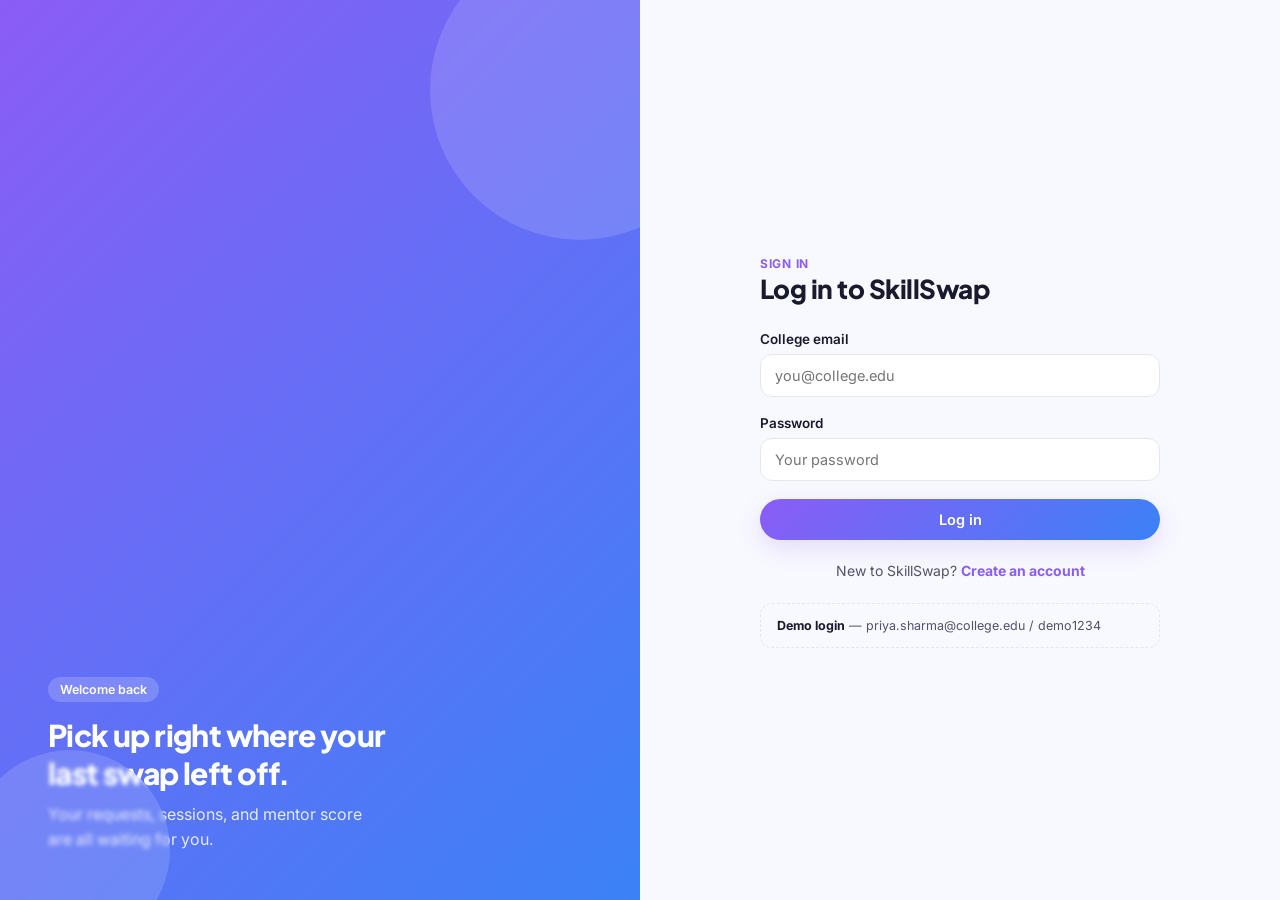
<file: exchange-requests/index.html>
<!DOCTYPE html>
<html lang="en">
<head>
<meta charset="UTF-8">
<meta name="viewport" content="width=device-width, initial-scale=1.0">
<title>Exchange Requests · SkillSwap</title>
<link rel="stylesheet" href="../shared/shared.css">
<style>
  .tabs { display:flex; gap:6px; background:var(--bg-soft); padding:5px; border-radius: var(--r-pill); width:fit-content; margin-bottom:22px; border:1px solid var(--border); }
  .tab-btn { border:none; background:transparent; padding:9px 20px; border-radius:var(--r-pill); font-weight:700; font-size:13.5px; color:var(--ink-soft); cursor:pointer; display:flex; align-items:center; gap:8px; transition:all .15s ease; }
  .tab-btn.active { background:#fff; color:var(--violet); box-shadow: var(--shadow-soft); }
  .tab-badge { background:#e8e5ff; color:var(--violet); font-size:11px; padding:2px 7px; border-radius:var(--r-pill); font-weight:800; }
  .tab-btn.active .tab-badge { background:var(--violet); color:#fff; }
  .req-card { display:flex; gap:16px; align-items:flex-start; transition: transform .15s ease, box-shadow .15s ease; }
  .req-card + .req-card { margin-top: 14px; }
  .req-card:hover { box-shadow: var(--shadow-lift); }
  .req-actions { display:flex; gap:10px; margin-top:12px; align-items:center; flex-wrap:wrap; }
  .session-box {
    margin-top: 12px;
    background: #f4f8ff;
    border: 1.5px solid #d0e2ff;
    border-radius: var(--r-md);
    padding: 12px 16px;
  }
  .session-box__header {
    display: flex;
    justify-content: space-between;
    align-items: center;
    gap: 8px;
    flex-wrap: wrap;
    margin-bottom: 6px;
  }
  .session-box__title {
    font-weight: 700;
    font-size: 13.5px;
    color: var(--royal-blue);
    display: flex;
    align-items: center;
    gap: 6px;
  }
  .session-box__meta {
    font-size: 13px;
    color: var(--ink);
    display: flex;
    flex-wrap: wrap;
    gap: 16px;
    margin-top: 4px;
  }
</style>
</head>
<body class="page">

<main style="padding: 28px 0 60px;">
  <div class="container" style="max-width: 820px;">
    <div style="display:flex;justify-content:space-between;align-items:flex-start;gap:16px;flex-wrap:wrap;margin-bottom:8px;">
      <div>
        <span class="eyebrow">Inbox & Collaborations</span>
        <h1 class="section-title" style="font-size:26px;margin-top:6px;">Exchange Requests</h1>
        <p class="section-sub">Manage your skill swap requests. Once accepted by either side, you can book a 1-on-1 session.</p>
      </div>
      <a href="../book-session/index.html" class="btn btn-secondary btn-sm" style="margin-top:8px;">
        📅 Open Booking Hub
      </a>
    </div>

    <div class="tabs">
      <button class="tab-btn active" data-tab="incoming">
        Incoming <span class="tab-badge" id="inBadge">0</span>
      </button>
      <button class="tab-btn" data-tab="outgoing">
        Outgoing <span class="tab-badge" id="outBadge">0</span>
      </button>
    </div>

    <div id="list">
      <div class="card" style="padding:40px;text-align:center;">
        <div class="skeleton" style="height:24px;width:180px;margin:0 auto 12px;"></div>
        <div class="skeleton" style="height:16px;width:300px;margin:0 auto;"></div>
      </div>
    </div>
  </div>
</main>

<script src="../shared/app.js"></script>
<script>
  const user = requireAuthOrRedirect();
  let currentTab = 'incoming';
  let data = { incoming: [], outgoing: [] };
  let userSessions = [];
  let tabSwitchedAutomatically = false;

  if (user) {
    renderNavbar('/exchange-requests/index.html');
    load();

    document.querySelectorAll('.tab-btn').forEach(btn => {
      btn.addEventListener('click', () => {
        document.querySelectorAll('.tab-btn').forEach(b => b.classList.remove('active'));
        btn.classList.add('active');
        currentTab = btn.dataset.tab;
        render();
      });
    });
  }

  async function load() {
    try {
      const [reqData, sessData] = await Promise.all([
        db.getRequestsFor(user.id),
        db.getSessionsFor(user.id)
      ]);
      data = reqData;
      userSessions = sessData || [];

      document.getElementById('inBadge').textContent = data.incoming.length;
      document.getElementById('outBadge').textContent = data.outgoing.length;

      // If incoming is empty but outgoing has items on first load, switch automatically
      if (!tabSwitchedAutomatically && data.incoming.length === 0 && data.outgoing.length > 0) {
        tabSwitchedAutomatically = true;
        currentTab = 'outgoing';
        document.querySelectorAll('.tab-btn').forEach(b => {
          b.classList.toggle('active', b.dataset.tab === 'outgoing');
        });
      }

      render();
    } catch (err) {
      console.error('Error loading requests:', err);
      document.getElementById('list').innerHTML = `
        <div class="empty-state card">
          <div class="empty-state__icon">⚠️</div>
          <p>Unable to load exchange requests right now.</p>
          <button class="btn btn-secondary btn-sm" onclick="load()" style="margin-top:12px;">Retry</button>
        </div>`;
    }
  }

  function statusPill(status) {
    const map = { pending: 'pill-violet', accepted: 'pill-emerald', declined: 'pill-error' };
    return `<span class="pill ${map[status] || 'pill-grey'}">${status}</span>`;
  }

  function render() {
    const list = document.getElementById('list');
    const items = data[currentTab] || [];

    if (!items.length) {
      list.innerHTML = `
        <div class="empty-state card">
          <div class="empty-state__icon">${currentTab === 'incoming' ? '📭' : '📤'}</div>
          <p style="font-weight:600;font-size:15px;color:var(--ink);margin-bottom:4px;">No ${currentTab} requests yet.</p>
          <p style="font-size:13px;color:var(--ink-soft);max-width:380px;margin:0 auto 16px;">
            ${currentTab === 'incoming' 
              ? 'When another student wants to learn your skill, their request will appear here.'
              : 'Find skills from mentors in your college and send them a swap request.'}
          </p>
          <a href="../search-skills/index.html" class="btn btn-primary btn-sm">Find Skills to Swap</a>
        </div>`;
      return;
    }

    list.innerHTML = items.map(r => {
      const other = currentTab === 'incoming' ? r.fromUser : r.toUser;
      const initials = other && other.name ? other.name.split(' ').map(p=>p[0]).join('').slice(0,2).toUpperCase() : '?';
      const roleText = currentTab === 'incoming'
        ? `wants to learn: <b style="color:var(--violet);">${r.skillName}</b>`
        : `you requested to learn: <b style="color:var(--violet);">${r.skillName}</b>`;

      // Check if a session has already been scheduled for this request
      const linkedSession = userSessions.find(s => s.requestId === r.id && s.status !== 'cancelled');

      let actions = '';
      if (r.status === 'pending') {
        if (currentTab === 'incoming') {
          actions = `
          <div class="req-actions">
            <button class="btn btn-emerald btn-sm" onclick="respond('${r.id}','accepted', this)">✓ Accept Swap</button>
            <button class="btn btn-secondary btn-sm" onclick="respond('${r.id}','declined', this)">✕ Decline</button>
          </div>`;
        } else {
          actions = `
          <div class="req-actions">
            <span class="pill pill-violet" style="font-size:12px;">⏳ Awaiting partner's acceptance</span>
          </div>`;
        }
      } else if (r.status === 'accepted') {
        if (linkedSession) {
          const dateStr = new Date(linkedSession.datetime).toLocaleString([], {
            weekday: 'short', month: 'short', day: 'numeric', hour: '2-digit', minute: '2-digit'
          });
          actions = `
          <div class="session-box">
            <div class="session-box__header">
              <span class="session-box__title">✅ Session Scheduled</span>
              <span class="pill pill-blue">${linkedSession.status}</span>
            </div>
            <div class="session-box__meta">
              <span>⏰ <b>${dateStr}</b></span>
              <span>📍 <b>${linkedSession.platform}</b></span>
            </div>
            <div class="req-actions" style="margin-top:10px;">
              <a class="btn btn-primary btn-sm" href="../book-session/index.html?requestId=${r.id}">
                📅 View & Manage Booking
              </a>
              <a class="btn btn-secondary btn-sm" href="../rate-session/index.html">
                ⭐ Rate Session
              </a>
            </div>
          </div>`;
        } else {
          // BOTH incoming and outgoing can book a session once accepted!
          actions = `
          <div class="req-actions" style="background:#f6f3ff;border:1px dashed var(--violet);border-radius:var(--r-md);padding:10px 14px;">
            <a class="btn btn-primary btn-sm" href="../book-session/index.html?requestId=${r.id}">
              📅 Book Session Now
            </a>
            <span class="hint" style="margin-top:0;font-weight:600;color:var(--violet);">
              ✓ Accepted! Either partner can pick a date, time & platform.
            </span>
          </div>`;
        }
      } else if (r.status === 'declined') {
        actions = `
        <div class="req-actions">
          <span class="pill pill-error">✕ Request Declined</span>
        </div>`;
      }

      return `
      <div class="card req-card">
        <div class="avatar" style="width:44px;height:44px;font-size:15px;">${initials}</div>
        <div style="flex:1;">
          <div style="display:flex;justify-content:space-between;align-items:flex-start;gap:10px;flex-wrap:wrap;">
            <div>
              <div style="font-weight:700;font-size:16px;">${other ? other.name : 'SkillSwap Member'}</div>
              <div style="font-size:13px;color:var(--ink-soft);margin-top:2px;">${roleText}</div>
            </div>
            ${statusPill(r.status)}
          </div>
          ${r.message ? `
            <p style="margin-top:10px;font-size:13.5px;color:var(--ink-soft);background:var(--bg-soft);padding:10px 12px;border-radius:var(--r-md);border:1px solid var(--border);">
              "${r.message}"
            </p>` : ''}
          ${actions}
        </div>
      </div>`;
    }).join('');
  }

  async function respond(id, status, btnEl) {
    if (btnEl) { btnEl.disabled = true; btnEl.textContent = 'Processing…'; }
    try {
      const res = await db.updateRequestStatus(id, status);
      if (res && res.ok) {
        toast(status === 'accepted' ? 'Request accepted! You can now book a session.' : 'Request declined.', status === 'accepted' ? 'success' : 'default');
      } else {
        toast('Action completed!', 'success');
      }
      await load();
    } catch (err) {
      console.error('Error responding to request:', err);
      toast('Failed to update request. Please try again.', 'error');
      if (btnEl) { btnEl.disabled = false; btnEl.textContent = status === 'accepted' ? '✓ Accept Swap' : '✕ Decline'; }
    }
  }
</script>
</body>
</html>
</file>
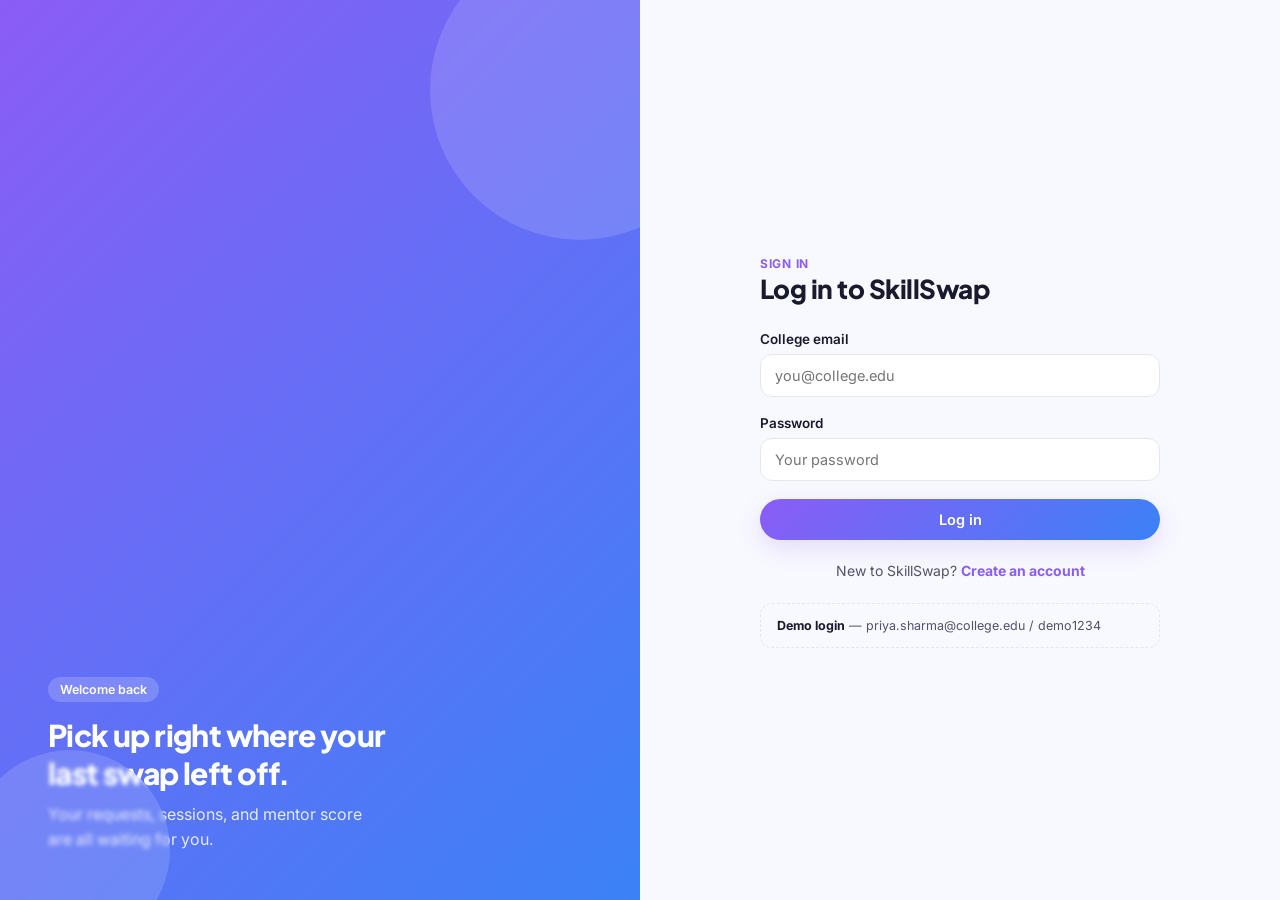
<file: leaderboard/index.html>
<!DOCTYPE html>
<html lang="en">
<head>
<meta charset="UTF-8">
<meta name="viewport" content="width=device-width, initial-scale=1.0">
<title>Leaderboard · SkillSwap</title>
<link rel="stylesheet" href="../shared/shared.css">
<style>
  .podium { display:grid; grid-template-columns:1fr 1fr 1fr; gap:14px; margin-bottom: 26px; align-items:end; }
  .podium-card { text-align:center; padding: 20px 14px; border-radius: var(--r-lg); position:relative; }
  .podium-card .avatar { margin: 0 auto 10px; width:56px;height:56px;font-size:18px; }
  .podium-card .rank { position:absolute; top:-12px; left:50%; transform:translateX(-50%); width:28px;height:28px;border-radius:50%;
    display:flex;align-items:center;justify-content:center; font-weight:800; font-size:13px; color:#fff; }
  .p1 { background: linear-gradient(160deg,#fff7e0,#ffe8a3); order:2; padding-top:30px; }
  .p1 .rank { background: linear-gradient(135deg,#ffd35c,#ffb100); }
  .p2 { background: #fff; order:1; }
  .p2 .rank { background: #b0b7c3; }
  .p3 { background: #fff; order:3; }
  .p3 .rank { background: #d69a63; }
  @media (max-width: 640px) { .podium { grid-template-columns:1fr; } .p1,.p2,.p3 { order:0; } }
  .lb-row { display:grid; grid-template-columns: 40px 1fr auto auto; gap:14px; align-items:center; padding:14px 0; border-bottom:1px solid var(--border); }
  .lb-row:last-child { border-bottom:none; }
  .lb-row.me { background: #f6f1ff; margin: 0 -18px; padding: 14px 18px; border-radius: var(--r-md); }
</style>
</head>
<body class="page">

<main style="padding: 28px 0 60px;">
  <div class="container" style="max-width: 780px;">
    <span class="eyebrow">Gamification</span>
    <h1 class="section-title" style="font-size:26px;margin-top:6px;">Leaderboard</h1>
    <p class="section-sub">Top mentors ranked by average rating across all sessions.</p>

    <div class="podium" id="podium"></div>

    <div class="card">
      <div id="lbList"></div>
    </div>
  </div>
</main>

<script src="../shared/app.js"></script>
<script>
  const user = requireAuthOrRedirect();
  if (user) {
    renderNavbar('/leaderboard/index.html');
    load();
  }

  function initials(name) { return name.split(' ').map(p=>p[0]).join('').slice(0,2).toUpperCase(); }

  async function load() {
    const ranked = await db.getLeaderboard();
    const top3 = ranked.slice(0, 3);
    const order = [top3[1], top3[0], top3[2]]; // 2nd, 1st, 3rd for podium visual
    const classes = ['p2', 'p1', 'p3'];

    document.getElementById('podium').innerHTML = order.map((u, i) => u ? `
      <div class="podium-card ${classes[i]}">
        <div class="rank">${i===1?1:i===0?2:3}</div>
        <div class="avatar">${initials(u.name)}</div>
        <div style="font-weight:700;font-size:14.5px;">${u.name}</div>
        <div style="font-size:12.5px;color:var(--ink-soft);margin-top:2px;">★ ${u.mentorScore || 'New'} · ${u.sessionsCount} sessions</div>
        ${u.badges?.[0] ? `<div class="badge" style="margin-top:8px;"><span class="badge__icon">🏅</span>${u.badges[0]}</div>` : ''}
      </div>` : '').join('');

    document.getElementById('lbList').innerHTML = ranked.map((u, i) => `
      <div class="lb-row ${u.id === user.id ? 'me' : ''}">
        <div style="font-weight:800;color:var(--ink-faint);">#${i+1}</div>
        <div style="display:flex;align-items:center;gap:10px;">
          <div class="avatar" style="width:34px;height:34px;font-size:12px;">${initials(u.name)}</div>
          <div>
            <div style="font-weight:700;font-size:14px;">${u.name} ${u.id===user.id ? '<span class="pill pill-violet" style="margin-left:6px;">You</span>' : ''}</div>
            <div style="font-size:12px;color:var(--ink-soft);">${u.dept}</div>
          </div>
        </div>
        <div style="font-size:13px;color:var(--ink-soft);">${u.sessionsCount} sessions</div>
        <div style="font-weight:800;color:#ffb100;">★ ${u.mentorScore || '—'}</div>
      </div>`).join('');
  }
</script>
</body>
</html>
</file>
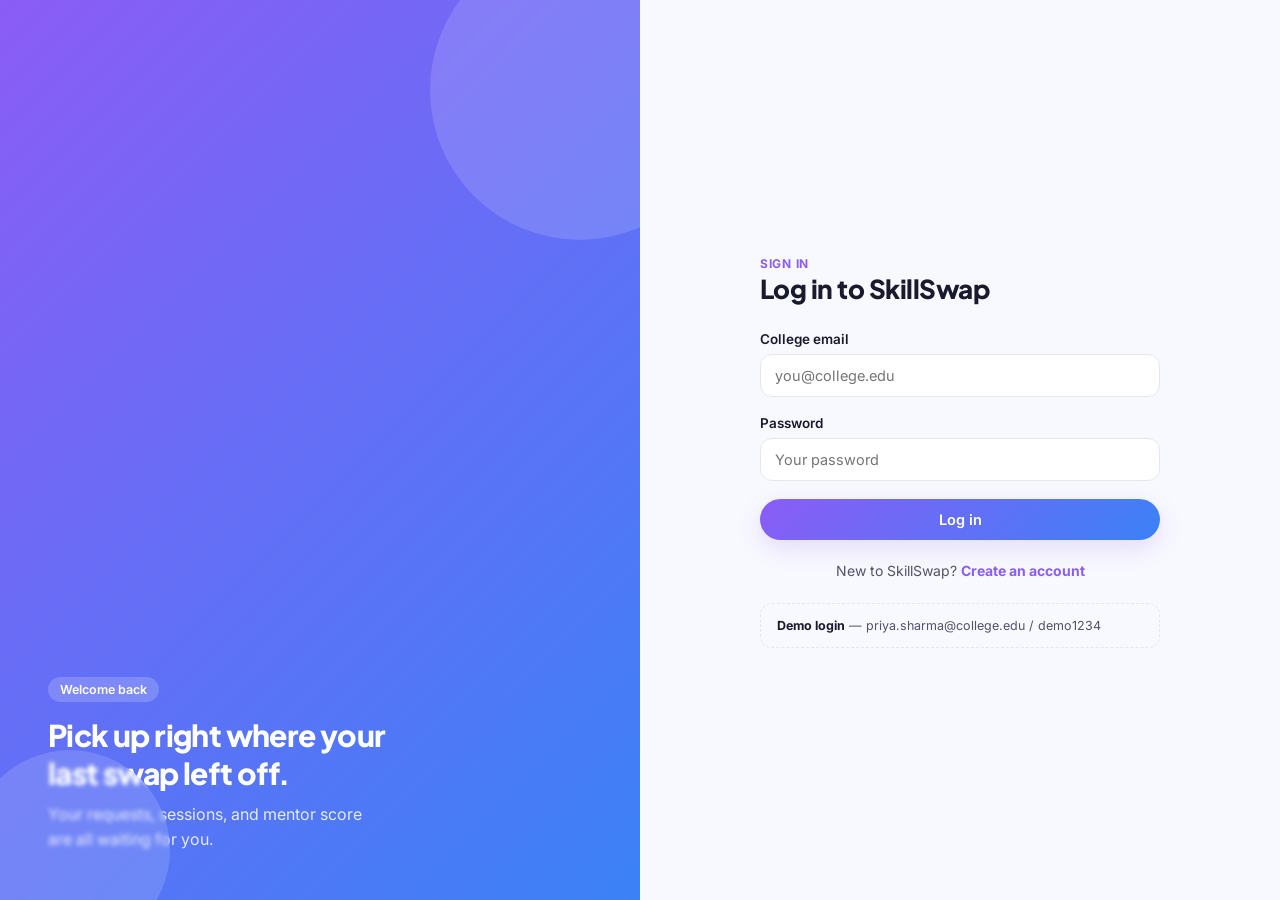
<file: login/index.html>
<!DOCTYPE html>
<html lang="en">
<head>
<meta charset="UTF-8">
<meta name="viewport" content="width=device-width, initial-scale=1.0">
<title>Log in · SkillSwap</title>
<link rel="stylesheet" href="../shared/shared.css">
<style>
  .auth-shell__art h2 { color: #fff; font-size: 30px; max-width: 340px; }
  .auth-shell__art p { color: rgba(255,255,255,.85); margin-top: 10px; max-width: 320px; }
  .auth-card { width: 100%; max-width: 400px; }
  .switch-line { text-align: center; margin-top: 20px; font-size: 14px; color: var(--ink-soft); }
  .switch-line a { color: var(--violet); font-weight: 700; }
  .demo-box {
    margin-top: 22px; padding: 14px 16px; border-radius: var(--r-md);
    background: var(--bg-soft); border: 1px dashed var(--border); font-size: 12.5px; color: var(--ink-soft);
  }
  .demo-box b { color: var(--ink); }
</style>
</head>
<body>

<div class="auth-shell">
  <div class="auth-shell__art">
    <div class="auth-shell__blob" style="width:300px;height:300px;top:-60px;right:-90px;"></div>
    <div class="auth-shell__blob" style="width:200px;height:200px;bottom:-50px;left:-30px;"></div>
    <div>
      <span class="pill pill-grey" style="background:rgba(255,255,255,.18);color:#fff;">Welcome back</span>
      <h2 style="margin-top:14px;">Pick up right where your last swap left off.</h2>
      <p>Your requests, sessions, and mentor score are all waiting for you.</p>
    </div>
  </div>

  <div class="auth-shell__form">
    <div class="auth-card">
      <div class="auth-head" style="margin-bottom:26px;">
        <span class="eyebrow">Sign in</span>
        <h1 style="font-size:26px;">Log in to SkillSwap</h1>
      </div>

      <form id="loginForm" novalidate>
        <div class="field">
          <label for="email">College email</label>
          <input type="email" id="email" placeholder="you@college.edu" autocomplete="email">
          <p class="error-message" id="err-email">⚠ Enter your email address.</p>
        </div>
        <div class="field">
          <label for="password">Password</label>
          <input type="password" id="password" placeholder="Your password" autocomplete="current-password">
          <p class="error-message" id="err-password">⚠ Enter your password.</p>
        </div>
        <button type="submit" class="btn btn-primary btn-block" id="submitBtn">Log in</button>
      </form>

      <p class="switch-line">New to SkillSwap? <a href="../register/index.html">Create an account</a></p>

      <div class="demo-box">
        <b>Demo login</b> — priya.sharma@college.edu / demo1234
      </div>
    </div>
  </div>
</div>

<script src="../shared/app.js"></script>
<script>
  const form = document.getElementById('loginForm');
  const emailEl = document.getElementById('email');
  const passEl = document.getElementById('password');
  const submitBtn = document.getElementById('submitBtn');

  form.addEventListener('submit', async (e) => {
    e.preventDefault();
    let valid = true;
    if (!emailEl.value.trim()) { emailEl.classList.add('invalid'); document.getElementById('err-email').classList.add('show'); valid = false; }
    else { emailEl.classList.remove('invalid'); document.getElementById('err-email').classList.remove('show'); }
    if (!passEl.value) { passEl.classList.add('invalid'); document.getElementById('err-password').classList.add('show'); valid = false; }
    else { passEl.classList.remove('invalid'); document.getElementById('err-password').classList.remove('show'); }
    if (!valid) return;

    submitBtn.disabled = true;
    submitBtn.textContent = 'Logging in…';

    const res = await db.login({ email: emailEl.value.trim(), password: passEl.value });
    if (!res.ok) {
      submitBtn.disabled = false;
      submitBtn.textContent = 'Log in';
      toast(res.error, 'error');
      return;
    }
    toast('Welcome back, ' + res.user.name.split(' ')[0] + '!', 'success');
    setTimeout(() => window.location.href = '../dashboard/index.html', 500);
  });
</script>
</body>
</html>
</file>
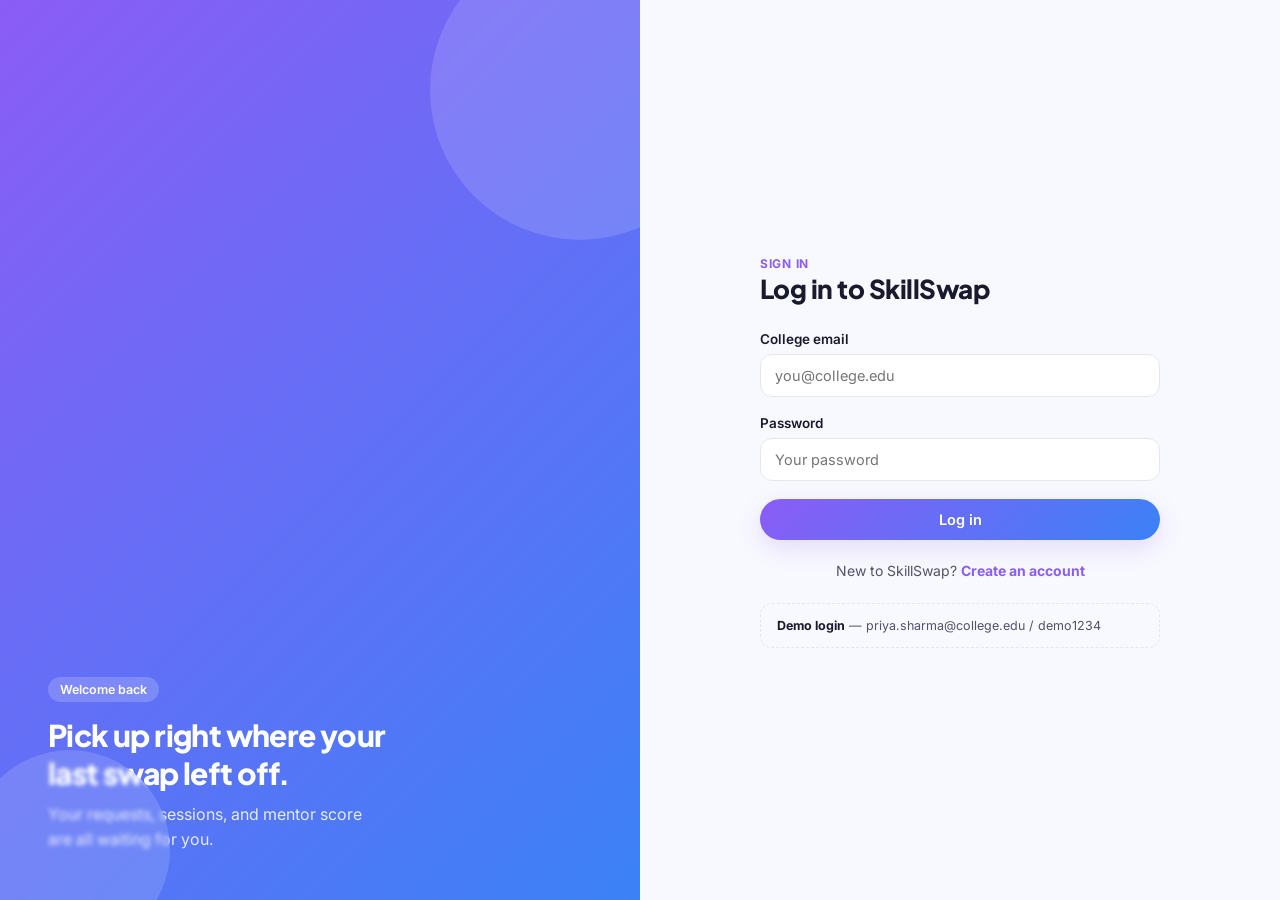
<file: my-skills/index.html>
<!DOCTYPE html>
<html lang="en">
<head>
<meta charset="UTF-8">
<meta name="viewport" content="width=device-width, initial-scale=1.0">
<title>My Skills · SkillSwap</title>
<link rel="stylesheet" href="../shared/shared.css">
<style>
  .tabs { display:flex; gap:6px; background:var(--bg-soft); padding:5px; border-radius: var(--r-pill); width:fit-content; margin-bottom:22px; }
  .tab-btn { border:none; background:transparent; padding:9px 20px; border-radius:var(--r-pill); font-weight:700; font-size:13.5px; color:var(--ink-soft); cursor:pointer; }
  .tab-btn.active { background:#fff; color:var(--violet); box-shadow: var(--shadow-soft); }
  .skill-card { display:flex; align-items:center; justify-content:space-between; padding:16px 18px; }
  .skill-card + .skill-card { margin-top: 10px; }
  .add-form { display:flex; gap:10px; align-items: flex-end; }
  .add-form .field { flex:1; margin-bottom:0; }
  @media (max-width: 640px) { .add-form { flex-direction: column; align-items: stretch; } }
</style>
</head>
<body class="page">

<main style="padding: 28px 0 60px;">
  <div class="container" style="max-width: 820px;">
    <span class="eyebrow">Manage</span>
    <h1 class="section-title" style="font-size:26px;margin-top:6px;">My Skills</h1>
    <p class="section-sub">Add what you can teach, and what you'd love to learn.</p>

    <div class="card" style="margin-bottom:24px;">
      <form class="add-form" id="addForm" novalidate>
        <div class="field">
          <label for="skillName">Skill name</label>
          <input type="text" id="skillName" placeholder="e.g. Photoshop, Spanish, Calculus">
          <p class="error-message" id="err-skillName">⚠ Enter a skill name.</p>
        </div>
        <div class="field" style="max-width:180px;">
          <label for="category">Category</label>
          <select id="category">
            <option>Coding</option><option>Design</option><option>Music</option>
            <option>Art</option><option>Electronics</option><option>Soft Skills</option>
            <option>Academics</option><option>Other</option>
          </select>
        </div>
        <div class="field" style="max-width:170px;">
          <label for="type">I want to…</label>
          <select id="type">
            <option value="offer">Teach it</option>
            <option value="request">Learn it</option>
          </select>
        </div>
        <button type="submit" class="btn btn-primary" style="height:46px;">Add skill</button>
      </form>
    </div>

    <div class="tabs">
      <button class="tab-btn active" data-tab="offer">I can teach</button>
      <button class="tab-btn" data-tab="request">I want to learn</button>
    </div>

    <div id="list"></div>
  </div>
</main>

<script src="../shared/app.js"></script>
<script>
  const user = requireAuthOrRedirect();
  let currentTab = 'offer';
  let allSkills = [];

  if (user) {
    renderNavbar('/my-skills/index.html');
    load();

    document.querySelectorAll('.tab-btn').forEach(btn => {
      btn.addEventListener('click', () => {
        document.querySelectorAll('.tab-btn').forEach(b => b.classList.remove('active'));
        btn.classList.add('active');
        currentTab = btn.dataset.tab;
        renderList();
      });
    });

    document.getElementById('addForm').addEventListener('submit', async (e) => {
      e.preventDefault();
      const nameEl = document.getElementById('skillName');
      const name = nameEl.value.trim();
      if (!name) {
        nameEl.classList.add('invalid');
        document.getElementById('err-skillName').classList.add('show');
        return;
      }
      nameEl.classList.remove('invalid');
      document.getElementById('err-skillName').classList.remove('show');

      const category = document.getElementById('category').value;
      const type = document.getElementById('type').value;
      await db.addSkill({ userId: user.id, name, category, type });
      nameEl.value = '';
      toast('Skill added!', 'success');
      load();
    });
  }

  async function load() {
    allSkills = await db.getMySkills(user.id);
    renderList();
  }

  function renderList() {
    const list = document.getElementById('list');
    const filtered = allSkills.filter(s => s.type === currentTab);
    if (!filtered.length) {
      list.innerHTML = `<div class="empty-state card"><div class="empty-state__icon">${currentTab === 'offer' ? '🎓' : '🌱'}</div><p>${currentTab === 'offer' ? "You haven't added skills to teach yet." : "You haven't added skills to learn yet."}</p></div>`;
      return;
    }
    list.innerHTML = filtered.map(s => `
      <div class="card skill-card">
        <div style="display:flex;align-items:center;gap:14px;">
          <span class="pill ${currentTab === 'offer' ? 'pill-emerald' : 'pill-violet'}">${s.category}</span>
          <div style="font-weight:700;font-size:15px;">${s.name}</div>
        </div>
        <button class="btn btn-ghost btn-sm" onclick="removeSkill('${s.id}')">Remove</button>
      </div>`).join('');
  }

  async function removeSkill(id) {
    await db.deleteSkill(id);
    toast('Skill removed.');
    load();
  }
</script>
</body>
</html>
</file>
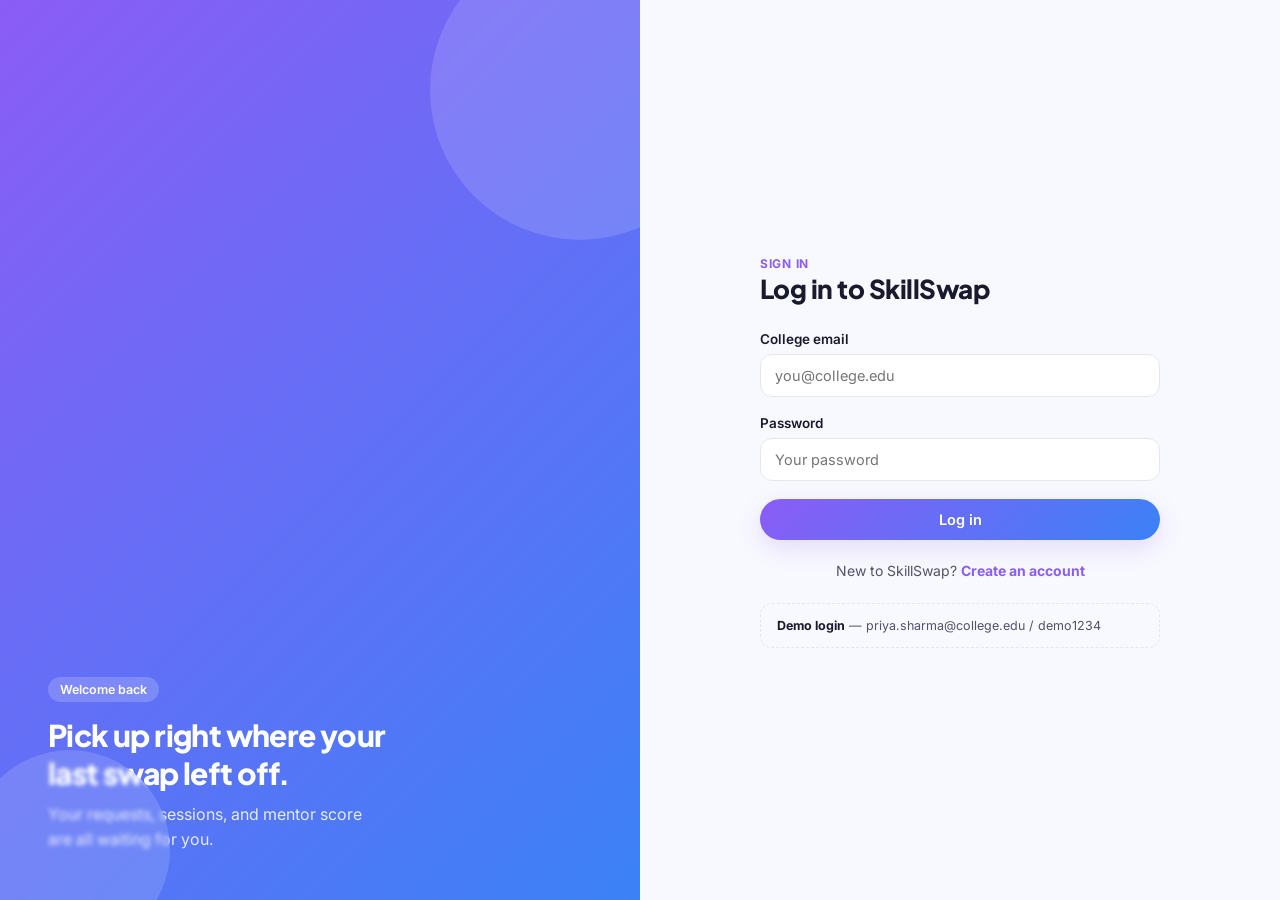
<file: profile/index.html>
<!DOCTYPE html>
<html lang="en">
<head>
<meta charset="UTF-8">
<meta name="viewport" content="width=device-width, initial-scale=1.0">
<title>Profile · SkillSwap</title>
<link rel="stylesheet" href="../shared/shared.css">
<style>
  .profile-hero { display:flex; gap:22px; align-items:center; margin-bottom: 26px; }
  .profile-hero .avatar { width:84px; height:84px; font-size:28px; }
  .stat-strip { display:flex; gap:26px; margin-top:10px; }
  .stat-strip div b { display:block; font-family:var(--font-display); font-size:19px; }
  .stat-strip div span { font-size:12px; color:var(--ink-soft); }
  .tag-list { display:flex; flex-wrap:wrap; gap:8px; }
</style>
</head>
<body class="page">

<main style="padding: 28px 0 60px;">
  <div class="container" style="max-width: 780px;">

    <div class="profile-hero">
      <div class="avatar" id="pAvatar"></div>
      <div>
        <h1 style="font-size:24px;" id="pName"></h1>
        <p style="color:var(--ink-soft);font-size:14px;" id="pMeta"></p>
        <div class="stat-strip">
          <div><b id="pScore">—</b><span>Mentor Score</span></div>
          <div><b id="pSessions">0</b><span>Sessions</span></div>
          <div><b id="pBadgeCount">0</b><span>Badges</span></div>
        </div>
      </div>
    </div>

    <div class="grid grid-2">
      <div class="card">
        <h3 class="section-title" style="font-size:17px;">Skills I teach</h3>
        <div class="tag-list" id="offerTags" style="margin-top:12px;"></div>
      </div>
      <div class="card">
        <h3 class="section-title" style="font-size:17px;">Skills I want to learn</h3>
        <div class="tag-list" id="requestTags" style="margin-top:12px;"></div>
      </div>
    </div>

    <div class="card" style="margin-top:20px;">
      <h3 class="section-title" style="font-size:17px;">Mentor badges</h3>
      <div class="tag-list" id="badges" style="margin-top:12px;"></div>
    </div>

    <a href="../settings/index.html" class="btn btn-secondary" style="margin-top:20px;">Edit profile settings</a>
    <a href="../admin/index.html" class="btn btn-ghost" style="margin-top:10px;font-size:13px;color:var(--ink-faint);">Admin dashboard</a>
  </div>
</main>

<script src="../shared/app.js"></script>
<script>
  const user = requireAuthOrRedirect();
  if (user) {
    renderNavbar('/profile/index.html');
    load();
  }

  function initials(name) { return name.split(' ').map(p=>p[0]).join('').slice(0,2).toUpperCase(); }

  async function load() {
    document.getElementById('pAvatar').textContent = initials(user.name);
    document.getElementById('pName').textContent = user.name;
    document.getElementById('pMeta').textContent = `${user.dept} · ${user.year} · ${user.usn}`;
    document.getElementById('pScore').textContent = user.mentorScore ? '★ ' + user.mentorScore : 'New';
    document.getElementById('pSessions').textContent = user.sessionsCount || 0;
    document.getElementById('pBadgeCount').textContent = (user.badges || []).length;

    const skills = await db.getMySkills(user.id);
    const offers = skills.filter(s => s.type === 'offer');
    const requests = skills.filter(s => s.type === 'request');

    document.getElementById('offerTags').innerHTML = offers.length
      ? offers.map(s => `<span class="pill pill-emerald">${s.name}</span>`).join('')
      : `<span class="hint">No skills added yet.</span>`;
    document.getElementById('requestTags').innerHTML = requests.length
      ? requests.map(s => `<span class="pill pill-violet">${s.name}</span>`).join('')
      : `<span class="hint">No skills added yet.</span>`;

    document.getElementById('badges').innerHTML = (user.badges || []).length
      ? user.badges.map(b => `<span class="badge"><span class="badge__icon">🏅</span>${b}</span>`).join('')
      : `<span class="hint">Complete sessions to earn badges.</span>`;
  }
</script>
</body>
</html>
</file>
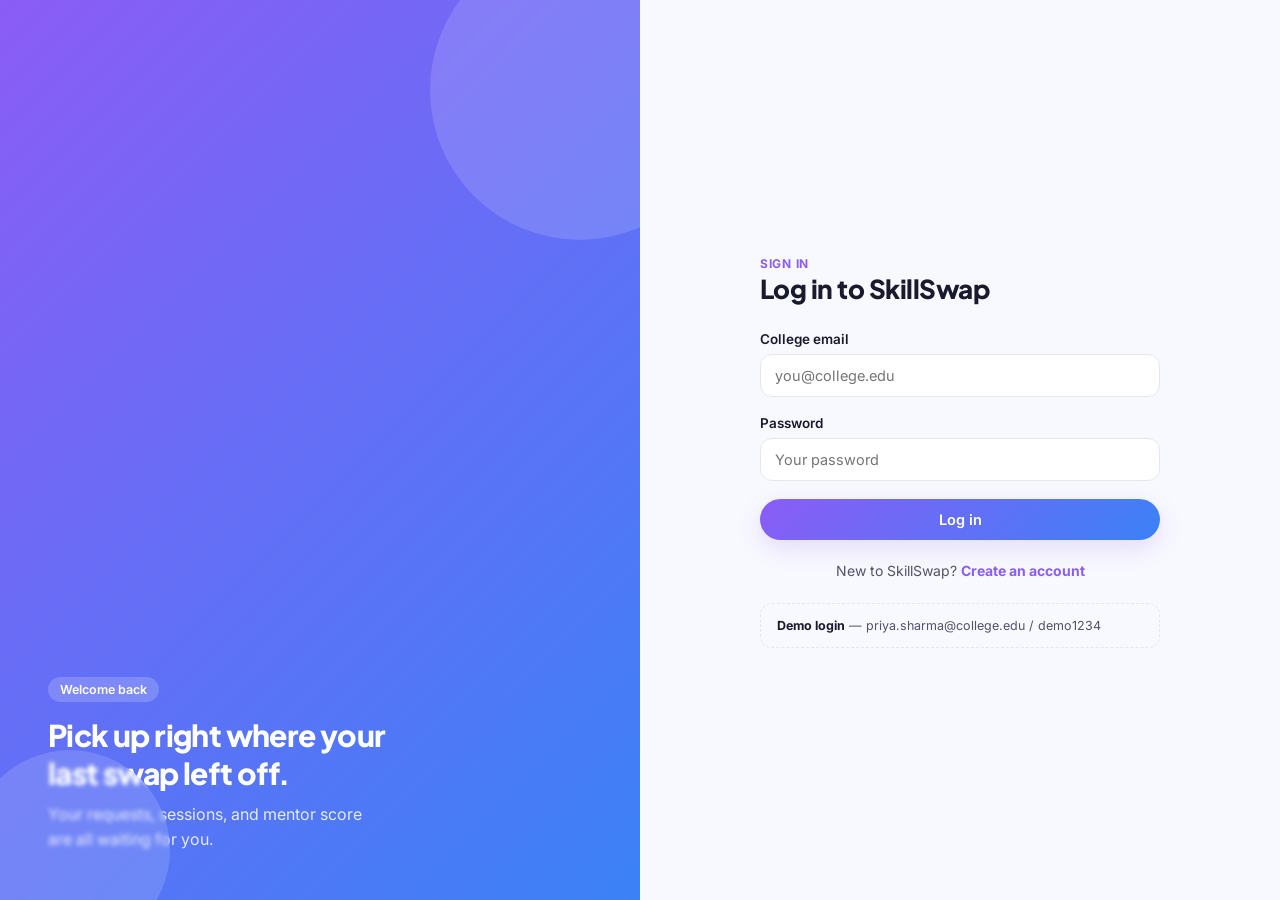
<file: rate-session/index.html>
<!DOCTYPE html>
<html lang="en">
<head>
<meta charset="UTF-8">
<meta name="viewport" content="width=device-width, initial-scale=1.0">
<title>Rate Session · SkillSwap</title>
<link rel="stylesheet" href="../shared/shared.css">
<style>
  .session-item { display:flex; justify-content:space-between; align-items:center; padding: 16px 0; border-bottom: 1px solid var(--border); }
  .session-item:last-child { border-bottom: none; }
  .rate-panel { text-align: center; padding: 8px 0 4px; }
</style>
</head>
<body class="page">

<main style="padding: 28px 0 60px;">
  <div class="container" style="max-width: 640px;">
    <span class="eyebrow">Feedback</span>
    <h1 class="section-title" style="font-size:26px;margin-top:6px;">Rate your sessions</h1>
    <p class="section-sub">Your rating helps mentors build their SkillSwap reputation.</p>

    <div class="card">
      <div id="list"></div>
    </div>
  </div>
</main>

<div id="modalOverlay" style="display:none;position:fixed;inset:0;background:rgba(26,26,46,.5);z-index:100;align-items:center;justify-content:center;padding:20px;">
  <div class="card" style="max-width:420px;width:100%;">
    <h3 class="section-title" id="modalTitle">Rate session</h3>
    <p class="section-sub" id="modalSub"></p>
    <div class="rate-panel">
      <div class="stars" id="starRow">
        <span class="star" data-v="1">★</span>
        <span class="star" data-v="2">★</span>
        <span class="star" data-v="3">★</span>
        <span class="star" data-v="4">★</span>
        <span class="star" data-v="5">★</span>
      </div>
    </div>
    <div class="field" style="margin-top:14px;">
      <label for="feedback">Feedback (optional)</label>
      <textarea id="feedback" rows="3" placeholder="What went well? Anything they could improve?"></textarea>
    </div>
    <div style="display:flex;gap:10px;">
      <button class="btn btn-secondary btn-block" id="modalCancel">Cancel</button>
      <button class="btn btn-primary btn-block" id="modalSubmit">Submit rating</button>
    </div>
  </div>
</div>

<script src="../shared/app.js"></script>
<script>
  const user = requireAuthOrRedirect();
  let rating = 0;
  let targetSession = null;

  if (user) {
    renderNavbar('/exchange-requests/index.html');
    load();

    document.querySelectorAll('.star').forEach(star => {
      star.addEventListener('click', () => {
        rating = parseInt(star.dataset.v);
        updateStars();
      });
      star.addEventListener('mouseenter', () => highlightStars(parseInt(star.dataset.v)));
    });
    document.getElementById('starRow').addEventListener('mouseleave', updateStars);
  }

  function highlightStars(v) {
    document.querySelectorAll('.star').forEach(s => s.classList.toggle('active', parseInt(s.dataset.v) <= v));
  }
  function updateStars() { highlightStars(rating); }

  async function load() {
    const sessions = (await db.getSessionsFor(user.id)).filter(s => s.status === 'scheduled' || (s.status === 'completed' && s.fromUserId === user.id));
    const list = document.getElementById('list');
    if (!sessions.length) {
      list.innerHTML = `<div class="empty-state"><div class="empty-state__icon">🗓️</div><p>No sessions to rate yet. Book one from an accepted request.</p></div>`;
      return;
    }
    list.innerHTML = sessions.map(s => {
      const mentor = s.toUser;
      const canRate = s.status === 'scheduled' && s.fromUserId === user.id;
      return `
      <div class="session-item">
        <div>
          <div style="font-weight:700;font-size:14.5px;">${s.skillName} with ${mentor?.name || '—'}</div>
          <div style="font-size:12.5px;color:var(--ink-soft);">${new Date(s.datetime).toLocaleString([], {dateStyle:'medium', timeStyle:'short'})} · ${s.platform}</div>
        </div>
        ${canRate
          ? `<button class="btn btn-primary btn-sm" onclick='openModal(${JSON.stringify({id:s.id, mentor:mentor?.name, skill:s.skillName}).replace(/'/g,"&#39;")})'>Rate now</button>`
          : `<span class="pill pill-emerald">★ ${s.rating || '—'} rated</span>`}
      </div>`;
    }).join('');
  }

  function openModal(s) {
    targetSession = s;
    rating = 0;
    updateStars();
    document.getElementById('modalTitle').textContent = 'Rate ' + s.skill;
    document.getElementById('modalSub').textContent = 'with ' + s.mentor;
    document.getElementById('feedback').value = '';
    document.getElementById('modalOverlay').style.display = 'flex';
  }
  document.getElementById('modalCancel').addEventListener('click', () => document.getElementById('modalOverlay').style.display = 'none');

  document.getElementById('modalSubmit').addEventListener('click', async () => {
    if (!rating) { toast('Please select a star rating.', 'error'); return; }
    const btn = document.getElementById('modalSubmit');
    btn.disabled = true; btn.textContent = 'Submitting…';
    await db.rateSession(targetSession.id, { rating, feedback: document.getElementById('feedback').value.trim() });
    btn.disabled = false; btn.textContent = 'Submit rating';
    document.getElementById('modalOverlay').style.display = 'none';
    toast('Thanks for your feedback!', 'success');
    load();
  });
</script>
</body>
</html>
</file>
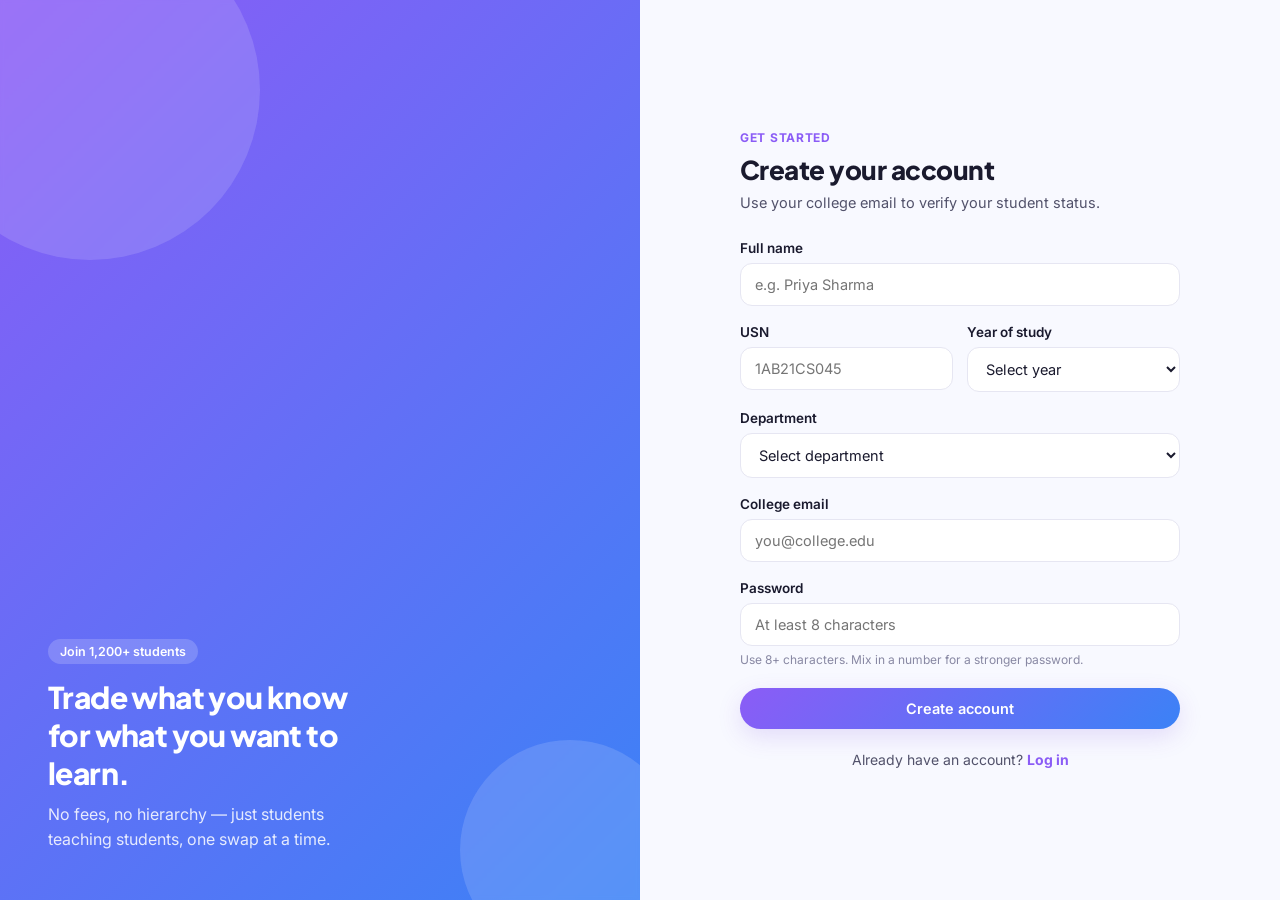
<file: register/index.html>
<!DOCTYPE html>
<html lang="en">
<head>
<meta charset="UTF-8">
<meta name="viewport" content="width=device-width, initial-scale=1.0">
<title>Create your account · SkillSwap</title>
<link rel="stylesheet" href="../shared/shared.css">
<style>
  .auth-shell__art h2 { color: #fff; font-size: 30px; max-width: 340px; }
  .auth-shell__art p { color: rgba(255,255,255,.85); margin-top: 10px; max-width: 320px; }
  .auth-card { width: 100%; max-width: 440px; }
  .auth-head { margin-bottom: 26px; }
  .auth-head .eyebrow { margin-bottom: 8px; display:block; }
  .switch-line { text-align: center; margin-top: 20px; font-size: 14px; color: var(--ink-soft); }
  .switch-line a { color: var(--violet); font-weight: 700; }
  .progress-row { display:flex; gap:6px; margin-bottom: 22px; }
  .progress-row span { height: 4px; flex:1; border-radius: 999px; background: var(--border); }
  .progress-row span.done { background: var(--gradient-primary); }
</style>
</head>
<body>

<div class="auth-shell">
  <div class="auth-shell__art">
    <div class="auth-shell__blob" style="width:340px;height:340px;top:-80px;left:-80px;"></div>
    <div class="auth-shell__blob" style="width:220px;height:220px;bottom:-60px;right:-40px;"></div>
    <div>
      <span class="pill pill-grey" style="background:rgba(255,255,255,.18);color:#fff;">Join 1,200+ students</span>
      <h2 style="margin-top:14px;">Trade what you know for what you want to learn.</h2>
      <p>No fees, no hierarchy — just students teaching students, one swap at a time.</p>
    </div>
  </div>

  <div class="auth-shell__form">
    <div class="auth-card">
      <div class="auth-head">
        <span class="eyebrow">Get started</span>
        <h1 style="font-size:26px;">Create your account</h1>
        <p style="color:var(--ink-soft);margin-top:6px;font-size:14.5px;">Use your college email to verify your student status.</p>
      </div>

      <form id="registerForm" novalidate>
        <div class="field">
          <label for="name">Full name</label>
          <input type="text" id="name" name="name" placeholder="e.g. Priya Sharma" autocomplete="name">
          <p class="error-message" id="err-name">⚠ Please enter your full name.</p>
        </div>

        <div class="field-row">
          <div class="field">
            <label for="usn">USN</label>
            <input type="text" id="usn" name="usn" placeholder="1AB21CS045">
            <p class="error-message" id="err-usn">⚠ USN is required.</p>
          </div>
          <div class="field">
            <label for="year">Year of study</label>
            <select id="year" name="year">
              <option value="">Select year</option>
              <option>1st Year</option>
              <option>2nd Year</option>
              <option>3rd Year</option>
              <option>4th Year</option>
            </select>
            <p class="error-message" id="err-year">⚠ Please select your year.</p>
          </div>
        </div>

        <div class="field">
          <label for="dept">Department</label>
          <select id="dept" name="dept">
            <option value="">Select department</option>
            <option>Computer Science</option>
            <option>Information Science</option>
            <option>Electronics</option>
            <option>Mechanical</option>
            <option>Civil</option>
            <option>Data Science</option>
          </select>
          <p class="error-message" id="err-dept">⚠ Please select your department.</p>
        </div>

        <div class="field">
          <label for="email">College email</label>
          <input type="email" id="email" name="email" placeholder="you@college.edu" autocomplete="email">
          <p class="error-message" id="err-email">⚠ Enter a valid .edu college email address.</p>
        </div>

        <div class="field">
          <label for="password">Password</label>
          <input type="password" id="password" name="password" placeholder="At least 8 characters" autocomplete="new-password">
          <p class="hint">Use 8+ characters. Mix in a number for a stronger password.</p>
          <p class="error-message" id="err-password">⚠ Password must be at least 8 characters.</p>
        </div>

        <button type="submit" class="btn btn-primary btn-block" id="submitBtn">Create account</button>
      </form>

      <p class="switch-line">Already have an account? <a href="../login/index.html">Log in</a></p>
    </div>
  </div>
</div>

<script src="../shared/app.js"></script>
<script>
  const form = document.getElementById('registerForm');
  const submitBtn = document.getElementById('submitBtn');

  const fields = {
    name:     { el: document.getElementById('name'),     test: v => v.trim().length >= 2 },
    usn:      { el: document.getElementById('usn'),       test: v => v.trim().length >= 4 },
    year:     { el: document.getElementById('year'),      test: v => v !== '' },
    dept:     { el: document.getElementById('dept'),      test: v => v !== '' },
    email:    { el: document.getElementById('email'),     test: v => /^[a-zA-Z0-9._%+-]+@[a-zA-Z0-9.-]+\.edu$/.test(v.trim()) },
    password: { el: document.getElementById('password'),  test: v => v.length >= 8 }
  };

  function validateField(key) {
    const { el, test } = fields[key];
    const errEl = document.getElementById('err-' + key);
    const valid = test(el.value);
    el.classList.toggle('invalid', !valid);
    errEl.classList.toggle('show', !valid);
    return valid;
  }

  Object.keys(fields).forEach(key => {
    const el = fields[key].el;
    el.addEventListener('blur', () => validateField(key));
    el.addEventListener('input', () => { if (el.classList.contains('invalid')) validateField(key); });
  });

  form.addEventListener('submit', async (e) => {
    e.preventDefault();
    const results = Object.keys(fields).map(validateField);
    if (results.includes(false)) {
      toast('Please fix the highlighted fields.', 'error');
      return;
    }

    submitBtn.disabled = true;
    submitBtn.textContent = 'Creating account…';

    const payload = {
      name: fields.name.el.value.trim(),
      usn: fields.usn.el.value.trim().toUpperCase(),
      year: fields.year.el.value,
      dept: fields.dept.el.value,
      email: fields.email.el.value.trim(),
      password: fields.password.el.value
    };

    const res = await db.register(payload);
    if (!res.ok) {
      submitBtn.disabled = false;
      submitBtn.textContent = 'Create account';
      toast(res.error, 'error');
      return;
    }

    await db.login({ email: payload.email, password: payload.password });
    toast('Account created! Redirecting…', 'success');
    setTimeout(() => window.location.href = '../dashboard/index.html', 700);
  });
</script>
</body>
</html>
</file>
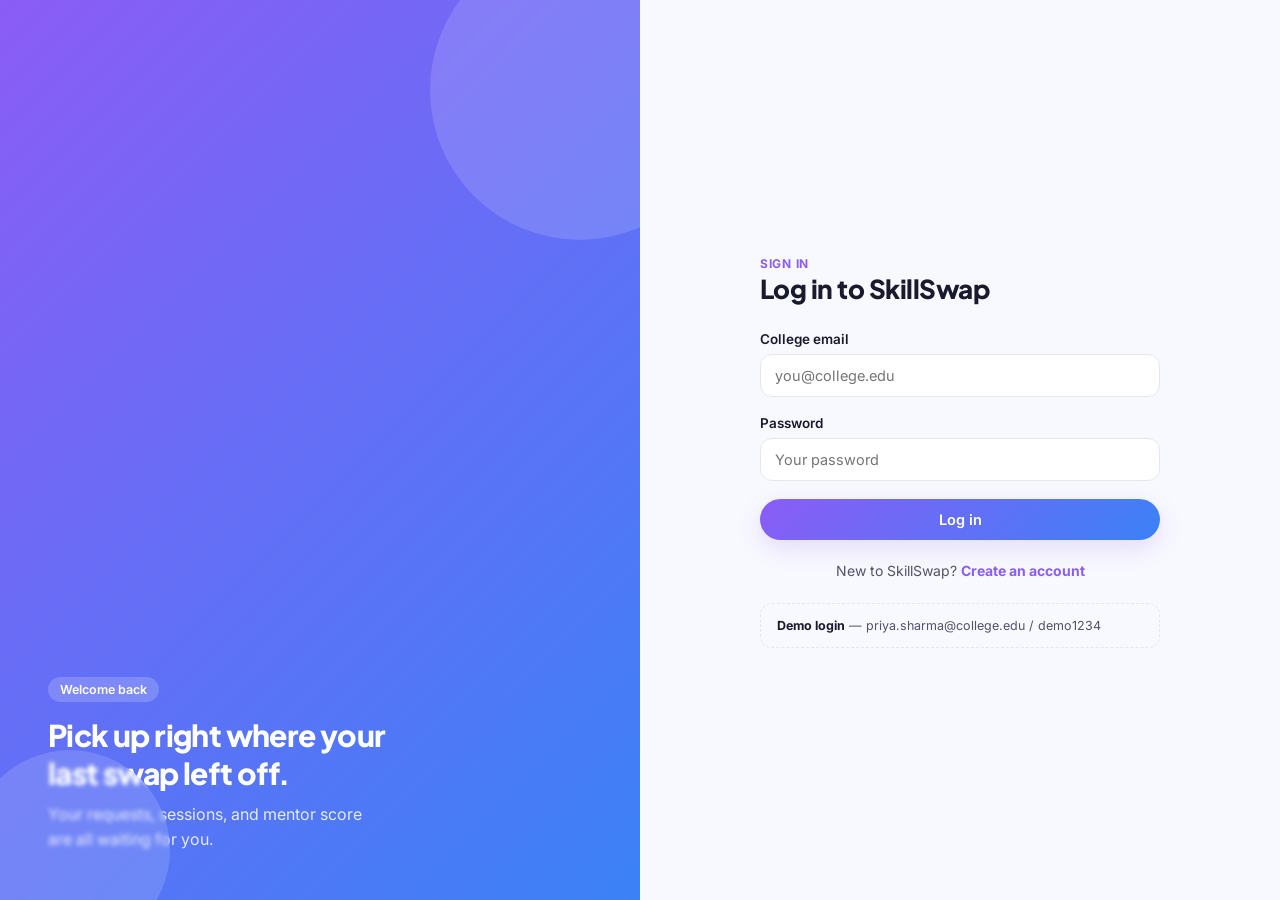
<file: search-skills/index.html>
<!DOCTYPE html>
<html lang="en">
<head>
<meta charset="UTF-8">
<meta name="viewport" content="width=device-width, initial-scale=1.0">
<title>Find Skills · SkillSwap</title>
<link rel="stylesheet" href="../shared/shared.css">
<style>
  .search-bar { display:flex; gap:10px; margin-bottom: 18px; }
  .search-bar input { flex:1; }
  .chip-row { display:flex; gap:8px; flex-wrap:wrap; margin-bottom:24px; }
  .chip {
    padding: 7px 15px; border-radius: var(--r-pill); font-size:13px; font-weight:600;
    background: #fff; border: 1.5px solid var(--border); cursor:pointer; color: var(--ink-soft);
  }
  .chip.active { background: var(--gradient-primary); color:#fff; border-color: transparent; }
  .result-card { display:flex; flex-direction:column; gap:12px; }
  .result-top { display:flex; align-items:center; gap:12px; }
  .result-meta { font-size:12.5px; color:var(--ink-soft); }
</style>
</head>
<body class="page">

<main style="padding: 28px 0 60px;">
  <div class="container">
    <span class="eyebrow">Discover</span>
    <h1 class="section-title" style="font-size:26px;margin-top:6px;">Find a skill to learn</h1>
    <p class="section-sub">Search mentors offering the skill you need.</p>

    <div class="search-bar">
      <input type="text" id="searchInput" placeholder="Search for a skill, e.g. Python, Guitar, UI Design…">
      <button class="btn btn-primary" id="searchBtn">Search</button>
    </div>

    <div class="chip-row" id="categoryChips"></div>

    <div id="resultsMeta" style="margin-bottom:14px;font-size:13.5px;color:var(--ink-soft);"></div>
    <div class="grid grid-3" id="results"></div>
  </div>
</main>

<!-- Request modal -->
<div id="modalOverlay" style="display:none;position:fixed;inset:0;background:rgba(26,26,46,.5);z-index:100;align-items:center;justify-content:center;padding:20px;">
  <div class="card" style="max-width:420px;width:100%;">
    <h3 class="section-title" id="modalTitle">Request skill</h3>
    <p class="section-sub" id="modalSub"></p>
    <div class="field">
      <label for="reqMessage">Message</label>
      <textarea id="reqMessage" rows="4" placeholder="Introduce yourself and say why you'd like to learn this."></textarea>
    </div>
    <div style="display:flex;gap:10px;">
      <button class="btn btn-secondary btn-block" id="modalCancel">Cancel</button>
      <button class="btn btn-primary btn-block" id="modalSend">Send request</button>
    </div>
  </div>
</div>

<script src="../shared/app.js"></script>
<script>
  const user = requireAuthOrRedirect();
  const categories = ['All', 'Coding', 'Design', 'Music', 'Art', 'Electronics', 'Soft Skills', 'Academics'];
  let activeCategory = 'All';
  let selectedTarget = null;

  if (user) {
    renderNavbar('/search-skills/index.html');

    document.getElementById('categoryChips').innerHTML = categories.map(c =>
      `<button class="chip ${c==='All'?'active':''}" data-cat="${c}">${c}</button>`).join('');

    document.querySelectorAll('.chip').forEach(chip => {
      chip.addEventListener('click', () => {
        document.querySelectorAll('.chip').forEach(c => c.classList.remove('active'));
        chip.classList.add('active');
        activeCategory = chip.dataset.cat;
        runSearch();
      });
    });

    document.getElementById('searchBtn').addEventListener('click', runSearch);
    document.getElementById('searchInput').addEventListener('keydown', e => { if (e.key === 'Enter') runSearch(); });

    runSearch();
  }

  async function runSearch() {
    const query = document.getElementById('searchInput').value;
    const results = document.getElementById('results');
    results.innerHTML = `<div class="skeleton card" style="height:150px;"></div><div class="skeleton card" style="height:150px;"></div><div class="skeleton card" style="height:150px;"></div>`;

    const found = (await db.searchSkills({ query, category: activeCategory, type: 'offer' })).filter(s => s.userId !== user.id);
    document.getElementById('resultsMeta').textContent = `${found.length} mentor${found.length===1?'':'s'} found`;

    if (!found.length) {
      results.innerHTML = `<div class="empty-state card" style="grid-column:1/-1;"><div class="empty-state__icon">🔍</div><p>No matches yet — try another skill or category.</p></div>`;
      return;
    }

    results.innerHTML = found.map(s => `
      <div class="card result-card hover-lift">
        <div class="result-top">
          <div class="avatar">${s.user.name.split(' ').map(p=>p[0]).join('').slice(0,2)}</div>
          <div>
            <div style="font-weight:700;font-size:15px;">${s.user.name}</div>
            <div class="result-meta">${s.user.dept} · ${s.user.year}</div>
          </div>
        </div>
        <div>
          <span class="pill pill-emerald">${s.category}</span>
          <div style="font-weight:700;font-size:16px;margin-top:8px;">${s.name}</div>
        </div>
        <div style="display:flex;justify-content:space-between;align-items:center;">
          <span class="result-meta">★ ${s.user.mentorScore || 'New'} · ${s.user.sessionsCount} sessions</span>
          <button class="btn btn-primary btn-sm" onclick='openModal(${JSON.stringify({id:s.user.id,name:s.user.name,skill:s.name}).replace(/'/g,"&#39;")})'>Request</button>
        </div>
      </div>`).join('');
  }

  function openModal(target) {
    selectedTarget = target;
    document.getElementById('modalTitle').textContent = 'Request ' + target.skill;
    document.getElementById('modalSub').textContent = 'from ' + target.name;
    document.getElementById('reqMessage').value = '';
    document.getElementById('modalOverlay').style.display = 'flex';
  }
  document.getElementById('modalCancel').addEventListener('click', () => document.getElementById('modalOverlay').style.display = 'none');

  document.getElementById('modalSend').addEventListener('click', async () => {
    if (!selectedTarget) return;
    const btn = document.getElementById('modalSend');
    btn.disabled = true; btn.textContent = 'Sending…';
    await db.sendRequest({
      fromUserId: user.id,
      toUserId: selectedTarget.id,
      skillName: selectedTarget.skill,
      message: document.getElementById('reqMessage').value.trim() || `Hi! I'd love to learn ${selectedTarget.skill}.`
    });
    btn.disabled = false; btn.textContent = 'Send request';
    document.getElementById('modalOverlay').style.display = 'none';
    toast('Request sent to ' + selectedTarget.name + '!', 'success');
  });
</script>
</body>
</html>
</file>
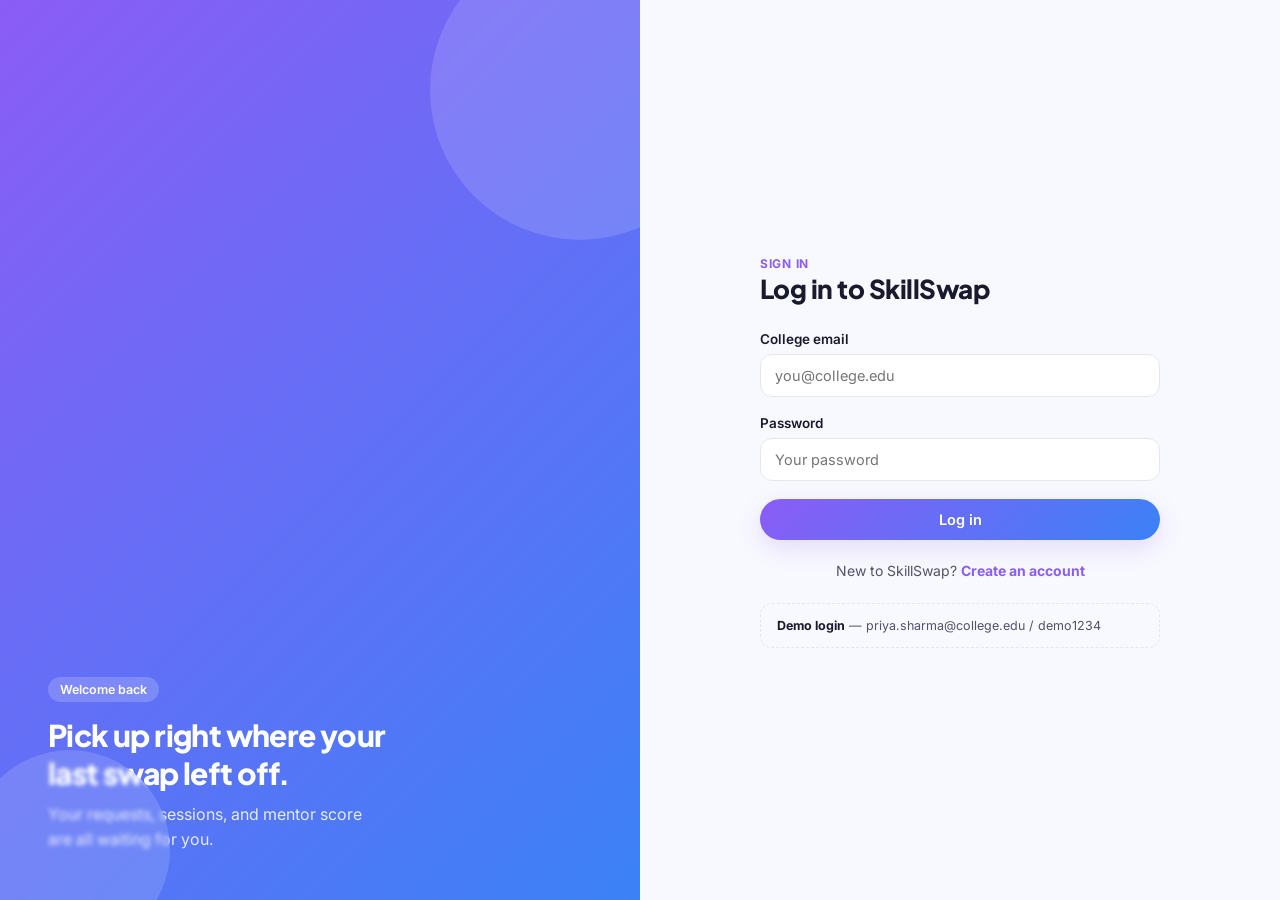
<file: settings/index.html>
<!DOCTYPE html>
<html lang="en">
<head>
<meta charset="UTF-8">
<meta name="viewport" content="width=device-width, initial-scale=1.0">
<title>Settings · SkillSwap</title>
<link rel="stylesheet" href="../shared/shared.css">
<style>
  .settings-row { display:flex; justify-content:space-between; align-items:center; padding: 16px 0; border-bottom: 1px solid var(--border); }
  .settings-row:last-child { border-bottom: none; }
  .switch { width:44px; height:26px; border-radius:999px; background:var(--border); position:relative; cursor:pointer; transition:background .15s; flex-shrink:0; }
  .switch.on { background: var(--gradient-primary); }
  .switch::after { content:''; position:absolute; width:20px;height:20px; border-radius:50%; background:#fff; top:3px; left:3px; transition:left .15s; box-shadow:0 1px 4px rgba(0,0,0,.2); }
  .switch.on::after { left:21px; }
</style>
</head>
<body class="page">

<main style="padding: 28px 0 60px;">
  <div class="container" style="max-width: 640px;">
    <span class="eyebrow">Account</span>
    <h1 class="section-title" style="font-size:26px;margin-top:6px;">Settings</h1>
    <p class="section-sub">Update your account details and preferences.</p>

    <div class="card" style="margin-bottom:20px;">
      <h3 class="section-title" style="font-size:16px;margin-bottom:16px;">Profile details</h3>
      <form id="profileForm">
        <div class="field">
          <label for="name">Full name</label>
          <input type="text" id="name">
        </div>
        <div class="field-row">
          <div class="field">
            <label for="year">Year of study</label>
            <select id="year">
              <option>1st Year</option><option>2nd Year</option><option>3rd Year</option><option>4th Year</option>
            </select>
          </div>
          <div class="field">
            <label for="dept">Department</label>
            <select id="dept">
              <option>Computer Science</option><option>Information Science</option>
              <option>Electronics</option><option>Mechanical</option><option>Civil</option><option>Data Science</option>
            </select>
          </div>
        </div>
        <button type="submit" class="btn btn-primary">Save changes</button>
      </form>
    </div>

    <div class="card" style="margin-bottom:20px;">
      <h3 class="section-title" style="font-size:16px;margin-bottom:6px;">Notifications</h3>
      <div class="settings-row">
        <div><div style="font-weight:600;font-size:14.5px;">New exchange requests</div><div class="hint">Get notified when someone requests a skill from you.</div></div>
        <div class="switch on" data-key="notif_requests"></div>
      </div>
      <div class="settings-row">
        <div><div style="font-weight:600;font-size:14.5px;">Session reminders</div><div class="hint">Reminders 1 hour before a booked session.</div></div>
        <div class="switch on" data-key="notif_reminders"></div>
      </div>
      <div class="settings-row">
        <div><div style="font-weight:600;font-size:14.5px;">Leaderboard updates</div><div class="hint">Weekly digest of leaderboard changes.</div></div>
        <div class="switch" data-key="notif_leaderboard"></div>
      </div>
    </div>

    <div class="card">
      <h3 class="section-title" style="font-size:16px;margin-bottom:10px;">Session</h3>
      <button class="btn btn-secondary" id="logoutBtn">Log out</button>
    </div>
  </div>
</main>

<script src="../shared/app.js"></script>
<script>
  const user = requireAuthOrRedirect();
  if (user) {
    renderNavbar('');
    document.getElementById('name').value = user.name;
    document.getElementById('year').value = user.year;
    document.getElementById('dept').value = user.dept;
  }

  document.querySelectorAll('.switch').forEach(sw => {
    sw.addEventListener('click', () => {
      sw.classList.toggle('on');
      toast(sw.classList.contains('on') ? 'Preference enabled.' : 'Preference disabled.');
    });
  });

  document.getElementById('profileForm').addEventListener('submit', async (e) => {
    e.preventDefault();
    await db.updateUser(user.id, {
      name: document.getElementById('name').value.trim(),
      year: document.getElementById('year').value,
      dept: document.getElementById('dept').value
    });
    toast('Profile updated!', 'success');
  });

  document.getElementById('logoutBtn').addEventListener('click', () => {
    db.logout();
    window.location.href = '../login/index.html';
  });
</script>
</body>
</html>
</file>
<file: shared/shared.css>
/* ============================================================
   SkillSwap — Shared Design System
   Playful Corporate Modern
   ============================================================ */

@import url('https://fonts.googleapis.com/css2?family=Plus+Jakarta+Sans:wght@500;600;700;800&family=Inter:wght@400;500;600&display=swap');

:root {
  /* Colors */
  --violet: #8B5CF6;
  --royal-blue: #3B82F6;
  --gradient-primary: linear-gradient(135deg, var(--violet) 0%, var(--royal-blue) 100%);
  --emerald: #00855B;
  --emerald-dark: #006947;
  --error: #ba1a1a;
  --error-bg: #fdecec;
  --white: #ffffff;
  --bg-soft: #f8f9ff;
  --ink: #1a1a2e;
  --ink-soft: #52526b;
  --ink-faint: #8888a3;
  --border: #e6e6f2;

  /* Shadows */
  --shadow-ambient: 0 8px 24px rgba(107, 56, 212, 0.15);
  --shadow-lift: 0 16px 36px rgba(107, 56, 212, 0.22);
  --shadow-soft: 0 2px 10px rgba(107, 56, 212, 0.08);

  /* Radii */
  --r-sm: 4px;
  --r-md: 12px;
  --r-lg: 16px;
  --r-pill: 999px;

  /* Type */
  --font-display: 'Plus Jakarta Sans', sans-serif;
  --font-body: 'Inter', sans-serif;
}

* { box-sizing: border-box; }

html, body {
  margin: 0;
  padding: 0;
  background: var(--bg-soft);
  color: var(--ink);
  font-family: var(--font-body);
  -webkit-font-smoothing: antialiased;
}

h1, h2, h3, h4, .display {
  font-family: var(--font-display);
  font-weight: 800;
  letter-spacing: -0.02em;
  margin: 0;
  color: var(--ink);
}

p { margin: 0; line-height: 1.55; }

a { color: inherit; text-decoration: none; }

img { max-width: 100%; display: block; }

::selection { background: var(--violet); color: #fff; }

:focus-visible {
  outline: 2.5px solid var(--royal-blue);
  outline-offset: 2px;
  border-radius: var(--r-sm);
}

/* ---------- Layout shells ---------- */
.page {
  min-height: 100vh;
  display: flex;
  flex-direction: column;
}

.container {
  width: 100%;
  max-width: 1180px;
  margin: 0 auto;
  padding: 0 24px;
}

.auth-shell {
  min-height: 100vh;
  display: grid;
  grid-template-columns: 1fr 1fr;
}
@media (max-width: 900px) {
  .auth-shell { grid-template-columns: 1fr; }
  .auth-shell__art { display: none; }
}

.auth-shell__art {
  position: relative;
  background: var(--gradient-primary);
  overflow: hidden;
  display: flex;
  align-items: flex-end;
  padding: 48px;
}
.auth-shell__blob {
  position: absolute;
  border-radius: 50%;
  background: rgba(255,255,255,0.14);
  backdrop-filter: blur(2px);
}
.auth-shell__form {
  display: flex;
  align-items: center;
  justify-content: center;
  padding: 48px 24px;
}

/* ---------- Top nav ---------- */
.navbar {
  background: var(--white);
  border-bottom: 1px solid var(--border);
  position: sticky;
  top: 0;
  z-index: 40;
}
.navbar__inner {
  max-width: 1180px;
  margin: 0 auto;
  padding: 14px 24px;
  display: flex;
  align-items: center;
  gap: 28px;
}
.brand {
  display: flex;
  align-items: center;
  gap: 9px;
  font-family: var(--font-display);
  font-weight: 800;
  font-size: 20px;
}
.brand__mark {
  width: 32px;
  height: 32px;
  border-radius: var(--r-md);
  background: var(--gradient-primary);
  display: flex;
  align-items: center;
  justify-content: center;
  color: #fff;
  font-size: 16px;
  transform: rotate(-6deg);
}
.nav-links {
  display: flex;
  gap: 4px;
  flex: 1;
  overflow-x: auto;
}
.nav-links a {
  padding: 8px 14px;
  border-radius: var(--r-pill);
  font-weight: 600;
  font-size: 14px;
  color: var(--ink-soft);
  white-space: nowrap;
  transition: background .15s ease, color .15s ease;
}
.nav-links a:hover { background: var(--bg-soft); color: var(--ink); }
.nav-links a.active { background: var(--bg-soft); color: var(--violet); }

.nav-user {
  display: flex;
  align-items: center;
  gap: 10px;
}
.nav-user__score {
  display: flex;
  align-items: center;
  gap: 5px;
  background: #ecfdf5;
  color: var(--emerald-dark);
  font-weight: 700;
  font-size: 13px;
  padding: 6px 12px;
  border-radius: var(--r-pill);
}
.avatar {
  width: 36px;
  height: 36px;
  border-radius: 50%;
  background: var(--gradient-primary);
  color: #fff;
  display: flex;
  align-items: center;
  justify-content: center;
  font-weight: 700;
  font-size: 14px;
  flex-shrink: 0;
}

/* ---------- Buttons ---------- */
.btn {
  font-family: var(--font-body);
  font-weight: 600;
  font-size: 14.5px;
  border: none;
  border-radius: var(--r-pill);
  padding: 12px 22px;
  cursor: pointer;
  display: inline-flex;
  align-items: center;
  justify-content: center;
  gap: 8px;
  transition: transform .15s ease, box-shadow .15s ease, opacity .15s ease, background .15s ease;
}
.btn:active { transform: scale(0.98); }
.btn-primary {
  background: var(--gradient-primary);
  color: #fff;
  box-shadow: var(--shadow-ambient);
}
.btn-primary:hover { transform: translateY(-1px) scale(1.02); box-shadow: var(--shadow-lift); }
.btn-secondary {
  background: var(--white);
  color: var(--violet);
  border: 1.5px solid var(--border);
}
.btn-secondary:hover { border-color: var(--violet); background: var(--bg-soft); }
.btn-emerald {
  background: linear-gradient(135deg, var(--emerald) 0%, var(--emerald-dark) 100%);
  color: #fff;
}
.btn-ghost {
  background: transparent;
  color: var(--ink-soft);
}
.btn-ghost:hover { color: var(--ink); }
.btn-danger { background: var(--error); color: #fff; }
.btn-block { width: 100%; }
.btn-sm { padding: 8px 16px; font-size: 13px; }
.btn:disabled { opacity: .5; cursor: not-allowed; transform: none; }

/* ---------- Cards ---------- */
.card {
  background: var(--white);
  border-radius: var(--r-lg);
  border: 1px solid var(--border);
  box-shadow: var(--shadow-soft);
  padding: 24px;
}
.hover-lift { transition: transform .18s ease, box-shadow .18s ease; }
.hover-lift:hover { transform: scale(1.02); box-shadow: var(--shadow-lift); }

/* ---------- Forms ---------- */
.field { margin-bottom: 18px; }
.field label {
  display: block;
  font-weight: 600;
  font-size: 13.5px;
  margin-bottom: 7px;
  color: var(--ink);
}
.field input,
.field select,
.field textarea {
  width: 100%;
  font-family: var(--font-body);
  font-size: 14.5px;
  padding: 12px 14px;
  border: 1.5px solid var(--border);
  border-radius: var(--r-md);
  background: var(--white);
  color: var(--ink);
  transition: border-color .15s ease, box-shadow .15s ease;
}
.field input:focus,
.field select:focus,
.field textarea:focus {
  outline: none;
  border-color: var(--violet);
  box-shadow: 0 0 0 4px rgba(139, 92, 246, 0.12);
}
.field input.invalid, .field select.invalid, .field textarea.invalid {
  border-color: var(--error);
  background: var(--error-bg);
}
.error-message {
  color: var(--error);
  font-size: 12.5px;
  font-weight: 500;
  margin-top: 6px;
  display: none;
  align-items: center;
  gap: 5px;
}
.error-message.show { display: flex; }
.field-row { display: grid; grid-template-columns: 1fr 1fr; gap: 14px; }
@media (max-width: 520px) { .field-row { grid-template-columns: 1fr; } }
.hint { font-size: 12px; color: var(--ink-faint); margin-top: 5px; }

/* ---------- Badges / pills / tags ---------- */
.pill {
  display: inline-flex;
  align-items: center;
  gap: 5px;
  padding: 5px 12px;
  border-radius: var(--r-pill);
  font-size: 12.5px;
  font-weight: 600;
}
.pill-violet { background: #f1ebff; color: var(--violet); }
.pill-blue { background: #e8f0fe; color: var(--royal-blue); }
.pill-emerald { background: #e6f6f0; color: var(--emerald-dark); }
.pill-grey { background: var(--bg-soft); color: var(--ink-soft); }
.pill-error { background: var(--error-bg); color: var(--error); }

.tab-badge {
  display: inline-flex;
  align-items: center;
  justify-content: center;
  min-width: 20px;
  height: 20px;
  padding: 0 6px;
  border-radius: var(--r-pill);
  background: #e8e5ff;
  color: var(--violet);
  font-size: 11px;
  font-weight: 800;
  line-height: 1;
}

.badge {
  display: inline-flex;
  align-items: center;
  gap: 6px;
  padding: 4px 10px 4px 4px;
  border-radius: var(--r-pill);
  background: linear-gradient(135deg, #fff7e0, #ffedb3);
  color: #7a5b00;
  font-weight: 700;
  font-size: 12px;
}
.badge__icon {
  width: 20px; height: 20px; border-radius: 50%;
  background: linear-gradient(135deg,#ffd35c,#ffb100);
  display:flex; align-items:center; justify-content:center; font-size:11px;
}

/* ---------- Stars ---------- */
.stars { display: inline-flex; gap: 4px; }
.star {
  font-size: 30px;
  line-height: 1;
  cursor: pointer;
  color: var(--border);
  transition: transform .1s ease, color .15s ease;
  user-select: none;
}
.star:hover, .star.active { transform: scale(1.15); }
.star.filled, .star.active { color: #ffb100; }

/* ---------- Toast ---------- */
.toast {
  position: fixed;
  bottom: 26px;
  left: 50%;
  transform: translateX(-50%) translateY(12px);
  background: var(--ink);
  color: #fff;
  padding: 13px 22px;
  border-radius: var(--r-pill);
  font-weight: 600;
  font-size: 14px;
  box-shadow: 0 12px 30px rgba(0,0,0,.25);
  opacity: 0;
  pointer-events: none;
  transition: opacity .25s ease, transform .25s ease;
  z-index: 999;
  display: flex;
  align-items: center;
  gap: 8px;
}
.toast.show { opacity: 1; transform: translateX(-50%) translateY(0); pointer-events: auto; }
.toast.toast-success { background: var(--emerald-dark); }
.toast.toast-error { background: var(--error); }

/* ---------- Section helpers ---------- */
.section-title { font-size: 22px; margin-bottom: 4px; }
.section-sub { color: var(--ink-soft); font-size: 14px; margin-bottom: 20px; }
.eyebrow {
  font-size: 12px;
  font-weight: 700;
  letter-spacing: .06em;
  text-transform: uppercase;
  color: var(--violet);
}

.grid { display: grid; gap: 18px; }
.grid-2 { grid-template-columns: 1fr 1fr; }
.grid-3 { grid-template-columns: repeat(3, 1fr); }
@media (max-width: 900px) { .grid-3 { grid-template-columns: 1fr 1fr; } }
@media (max-width: 640px) { .grid-2, .grid-3 { grid-template-columns: 1fr; } }

.empty-state {
  text-align: center;
  padding: 56px 24px;
  color: var(--ink-soft);
}
.empty-state__icon { font-size: 40px; margin-bottom: 10px; }

.skeleton {
  background: linear-gradient(90deg, #ececf7 25%, #f6f6fc 37%, #ececf7 63%);
  background-size: 400% 100%;
  animation: shimmer 1.4s ease infinite;
  border-radius: var(--r-md);
}
@keyframes shimmer { 0% { background-position: 100% 0; } 100% { background-position: -100% 0; } }

::-webkit-scrollbar { height: 8px; width: 8px; }
::-webkit-scrollbar-thumb { background: var(--border); border-radius: var(--r-pill); }
</file>
